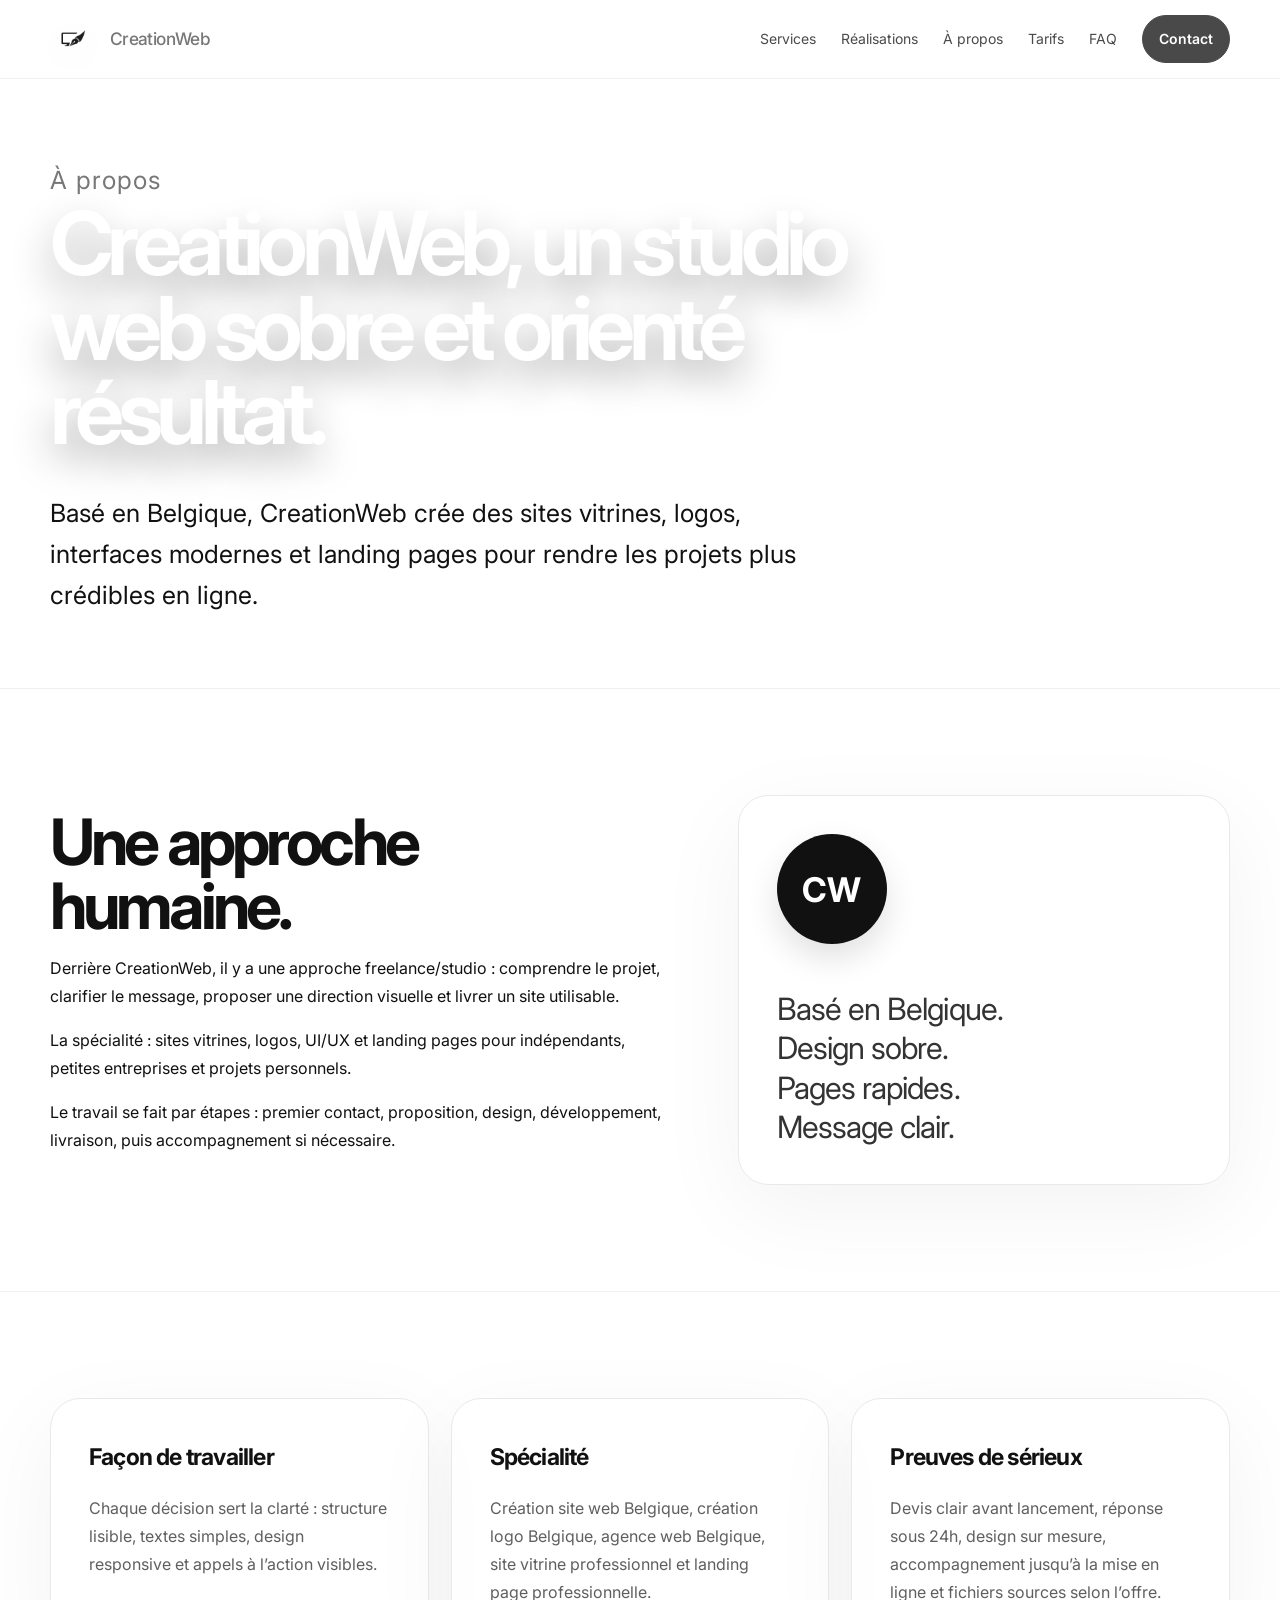
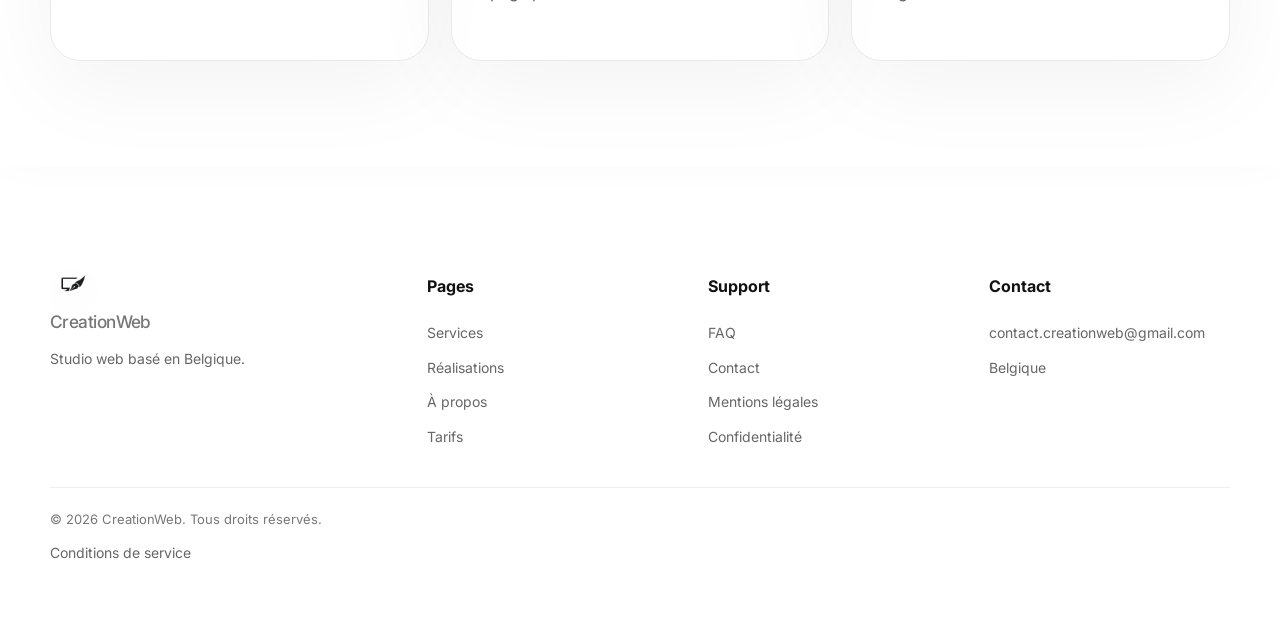
<file: a-propos.html>
<!doctype html><html lang="fr"><head><meta charset="utf-8"><meta name="viewport" content="width=device-width,initial-scale=1"><title>À propos — CreationWeb</title><link rel="preconnect" href="https://fonts.googleapis.com"><link rel="preconnect" href="https://fonts.gstatic.com" crossorigin><link href="https://fonts.googleapis.com/css2?family=Inter:wght@400;500;600;650;700&display=swap" rel="stylesheet"><link rel="stylesheet" href="styles.css"><link rel="icon" type="image/png" href="logo(1).png"></head><body><nav class="nav"><div class="container nav-inner"><a class="logo" href="index.html"><img src="logo(1).png" alt="CreationWeb logo"><span class="logo-word">Creation<span>Web</span></span></a><div class="menu"><a href="services.html">Services</a><a href="realisations.html">Réalisations</a><a href="a-propos.html">À propos</a><a href="tarifs.html">Tarifs</a><a href="faq.html">FAQ</a><a class="cta" href="contact.html">Contact</a></div></div></nav><main><section class="page-head"><div class="container"><p class="eyebrow">À propos</p><h1>CreationWeb, un studio web sobre et orienté résultat.</h1><p>Basé en Belgique, CreationWeb crée des sites vitrines, logos, interfaces modernes et landing pages pour rendre les projets plus crédibles en ligne.</p></div></section><section><div class="container split"><div><h2>Une approche humaine.</h2><p>Derrière CreationWeb, il y a une approche freelance/studio : comprendre le projet, clarifier le message, proposer une direction visuelle et livrer un site utilisable.</p><p>La spécialité : sites vitrines, logos, UI/UX et landing pages pour indépendants, petites entreprises et projets personnels.</p><p>Le travail se fait par étapes : premier contact, proposition, design, développement, livraison, puis accompagnement si nécessaire.</p></div><div class="visual"><div class="human">CW</div><p class="quote">Basé en Belgique. Design sobre. Pages rapides. Message clair.</p></div></div></section><section><div class="container grid"><article class="card"><h3>Façon de travailler</h3><p>Chaque décision sert la clarté : structure lisible, textes simples, design responsive et appels à l’action visibles.</p></article><article class="card"><h3>Spécialité</h3><p>Création site web Belgique, création logo Belgique, agence web Belgique, site vitrine professionnel et landing page professionnelle.</p></article><article class="card"><h3>Preuves de sérieux</h3><p>Devis clair avant lancement, réponse sous 24h, design sur mesure, accompagnement jusqu’à la mise en ligne et fichiers sources selon l’offre.</p></article></div></section></main><footer class="footer"><div class="container"><div class="footer-grid"><div><a class="logo" href="index.html"><img src="logo(1).png" alt="CreationWeb logo"><span class="logo-word">Creation<span>Web</span></span></a><p>Studio web basé en Belgique.</p></div><div><h4>Pages</h4><a href="services.html">Services</a><a href="realisations.html">Réalisations</a><a href="a-propos.html">À propos</a><a href="tarifs.html">Tarifs</a></div><div><h4>Support</h4><a href="faq.html">FAQ</a><a href="contact.html">Contact</a><a href="mentions-legales.html">Mentions légales</a><a href="confidentialite.html">Confidentialité</a></div><div><h4>Contact</h4><a href="mailto:contact.creationweb@gmail.com">contact.creationweb@gmail.com</a><p>Belgique</p></div></div><div class="copyright">© 2026 CreationWeb. Tous droits réservés. <a href="conditions.html">Conditions de service</a></div></div></footer><script src="script.js"></script></body></html>
</file>
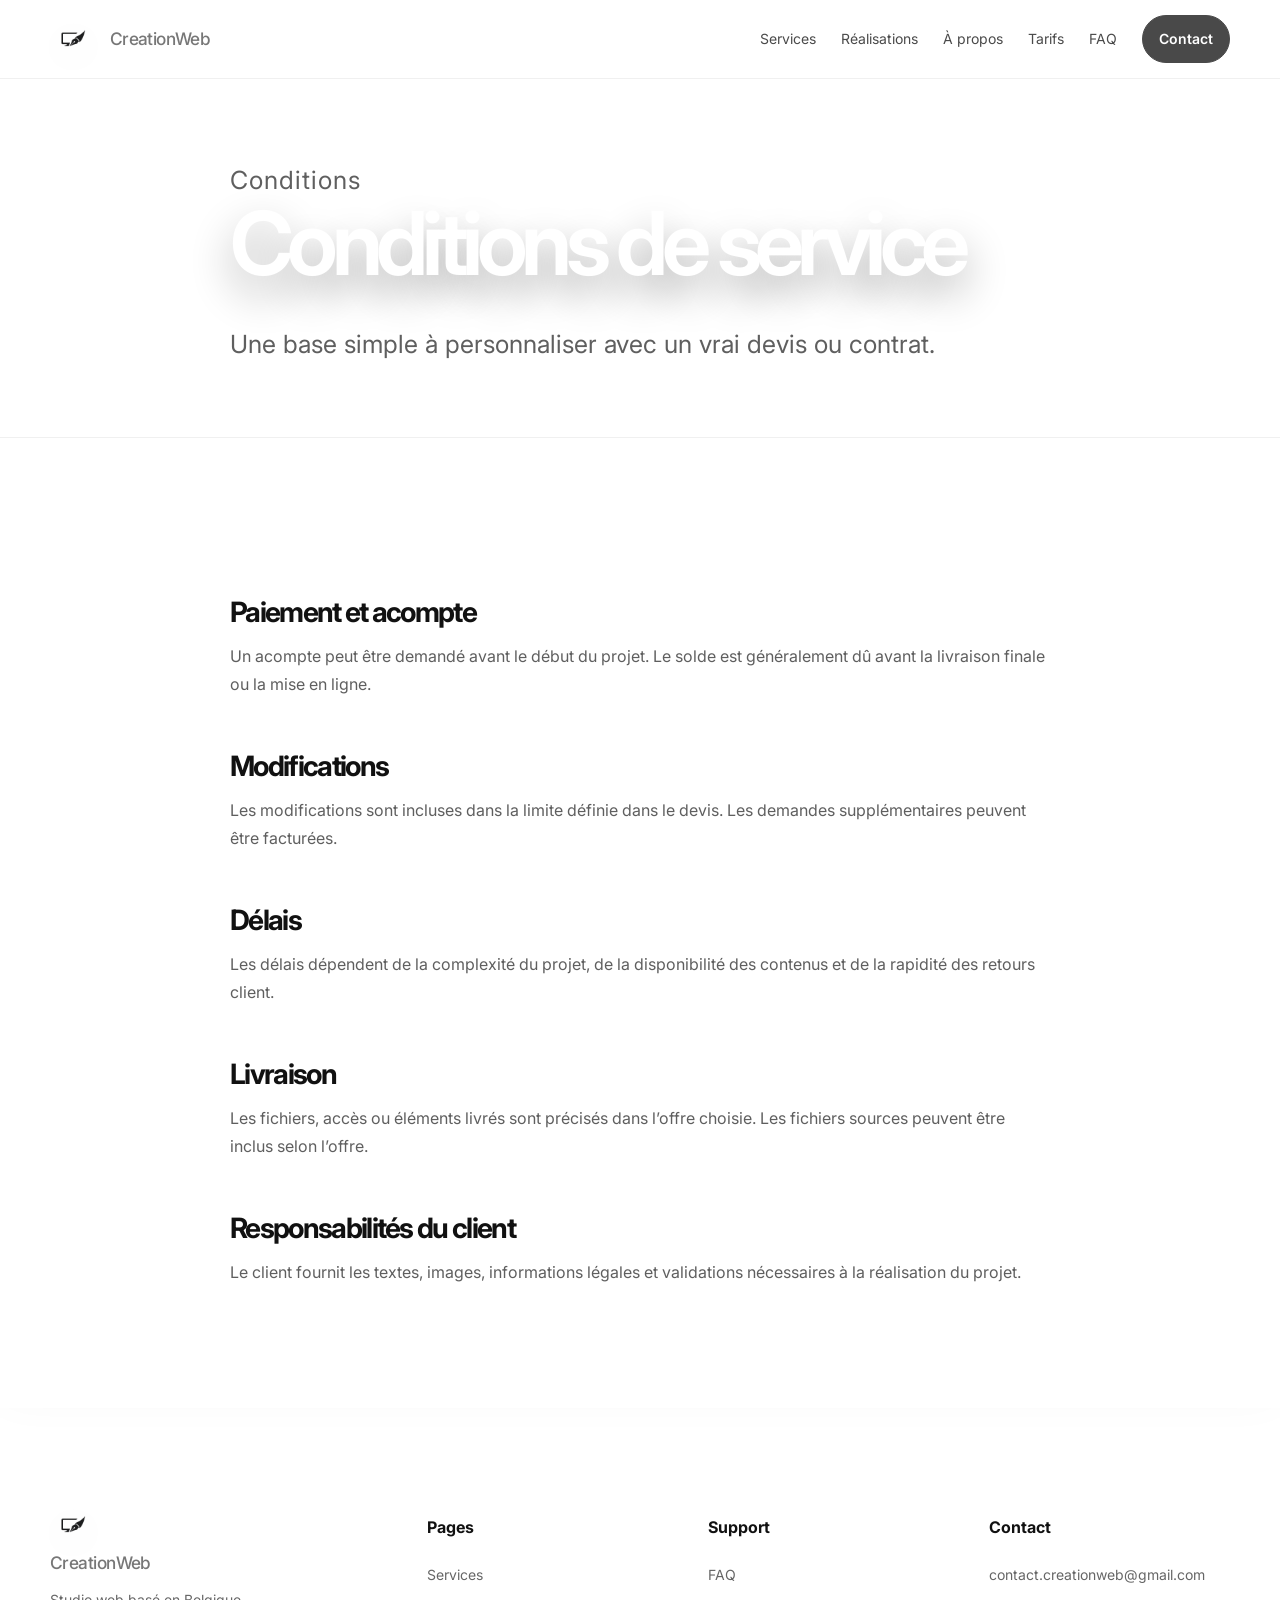
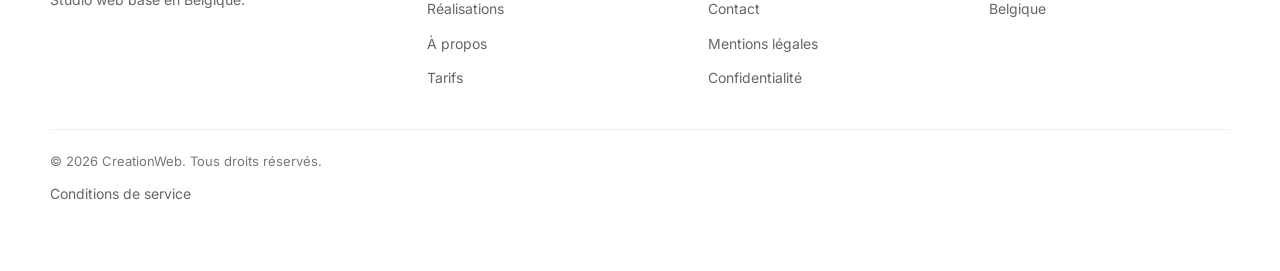
<file: conditions.html>
<!doctype html><html lang="fr"><head><meta charset="utf-8"><meta name="viewport" content="width=device-width,initial-scale=1"><title>Conditions — CreationWeb</title><link rel="preconnect" href="https://fonts.googleapis.com"><link rel="preconnect" href="https://fonts.gstatic.com" crossorigin><link href="https://fonts.googleapis.com/css2?family=Inter:wght@400;500;600;650;700&display=swap" rel="stylesheet"><link rel="stylesheet" href="styles.css"><link rel="icon" type="image/png" href="logo(1).png"></head><body><nav class="nav"><div class="container nav-inner"><a class="logo" href="index.html"><img src="logo(1).png" alt="CreationWeb logo"><span class="logo-word">Creation<span>Web</span></span></a><div class="menu"><a href="services.html">Services</a><a href="realisations.html">Réalisations</a><a href="a-propos.html">À propos</a><a href="tarifs.html">Tarifs</a><a href="faq.html">FAQ</a><a class="cta" href="contact.html">Contact</a></div></div></nav><main><section class="page-head"><div class="container legal"><p class="eyebrow">Conditions</p><h1>Conditions de service</h1><p>Une base simple à personnaliser avec un vrai devis ou contrat.</p></div></section><section><div class="container legal"><h2>Paiement et acompte</h2><p>Un acompte peut être demandé avant le début du projet. Le solde est généralement dû avant la livraison finale ou la mise en ligne.</p><h2>Modifications</h2><p>Les modifications sont incluses dans la limite définie dans le devis. Les demandes supplémentaires peuvent être facturées.</p><h2>Délais</h2><p>Les délais dépendent de la complexité du projet, de la disponibilité des contenus et de la rapidité des retours client.</p><h2>Livraison</h2><p>Les fichiers, accès ou éléments livrés sont précisés dans l’offre choisie. Les fichiers sources peuvent être inclus selon l’offre.</p><h2>Responsabilités du client</h2><p>Le client fournit les textes, images, informations légales et validations nécessaires à la réalisation du projet.</p></div></section></main><footer class="footer"><div class="container"><div class="footer-grid"><div><a class="logo" href="index.html"><img src="logo(1).png" alt="CreationWeb logo"><span class="logo-word">Creation<span>Web</span></span></a><p>Studio web basé en Belgique.</p></div><div><h4>Pages</h4><a href="services.html">Services</a><a href="realisations.html">Réalisations</a><a href="a-propos.html">À propos</a><a href="tarifs.html">Tarifs</a></div><div><h4>Support</h4><a href="faq.html">FAQ</a><a href="contact.html">Contact</a><a href="mentions-legales.html">Mentions légales</a><a href="confidentialite.html">Confidentialité</a></div><div><h4>Contact</h4><a href="mailto:contact.creationweb@gmail.com">contact.creationweb@gmail.com</a><p>Belgique</p></div></div><div class="copyright">© 2026 CreationWeb. Tous droits réservés. <a href="conditions.html">Conditions de service</a></div></div></footer><script src="script.js"></script></body></html>
</file>
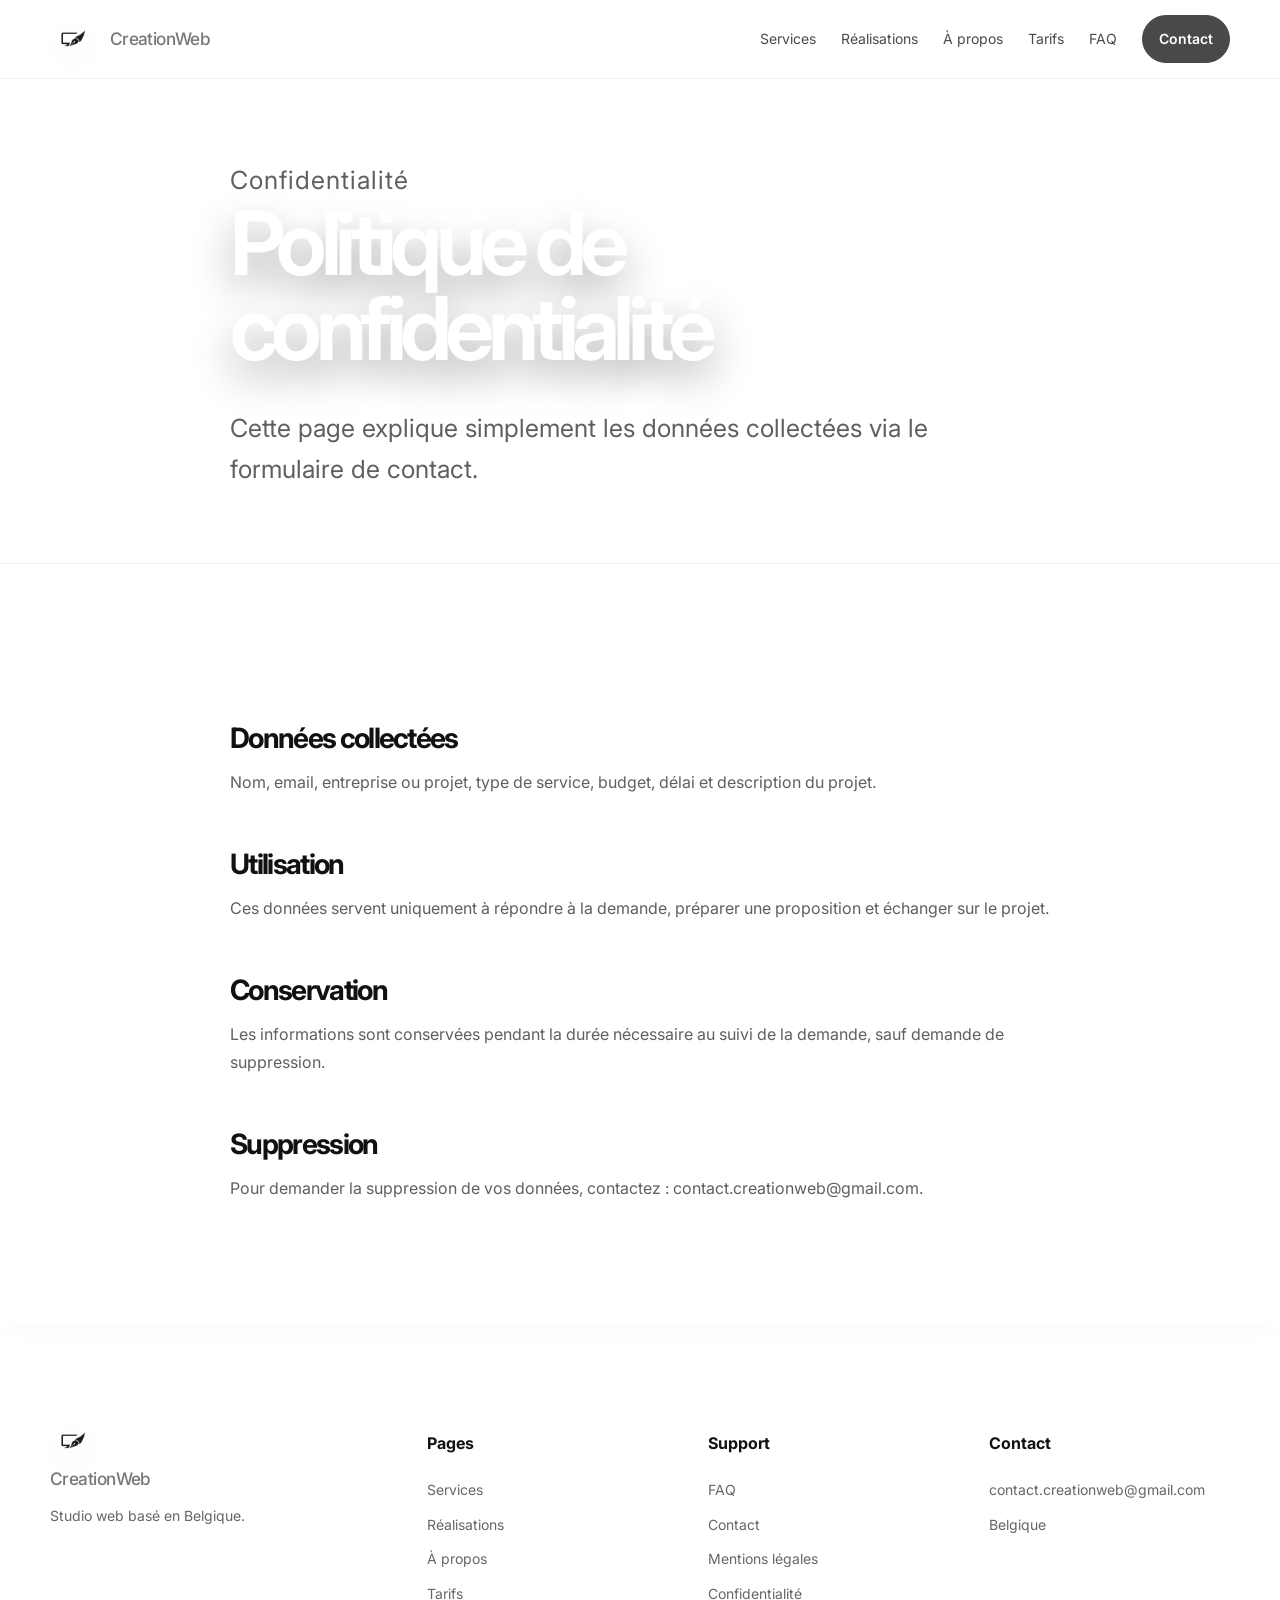
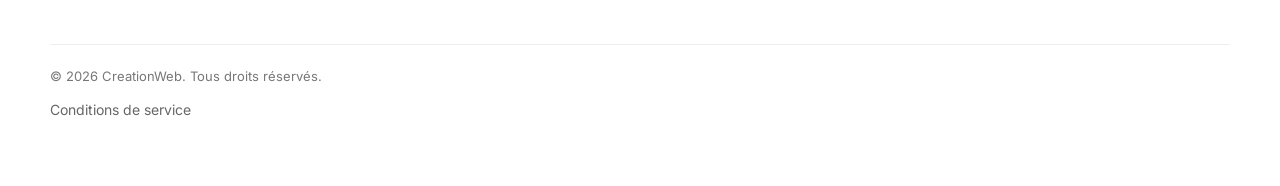
<file: confidentialite.html>
<!doctype html><html lang="fr"><head><meta charset="utf-8"><meta name="viewport" content="width=device-width,initial-scale=1"><title>Confidentialité — CreationWeb</title><link rel="preconnect" href="https://fonts.googleapis.com"><link rel="preconnect" href="https://fonts.gstatic.com" crossorigin><link href="https://fonts.googleapis.com/css2?family=Inter:wght@400;500;600;650;700&display=swap" rel="stylesheet"><link rel="stylesheet" href="styles.css"><link rel="icon" type="image/png" href="logo(1).png"></head><body><nav class="nav"><div class="container nav-inner"><a class="logo" href="index.html"><img src="logo(1).png" alt="CreationWeb logo"><span class="logo-word">Creation<span>Web</span></span></a><div class="menu"><a href="services.html">Services</a><a href="realisations.html">Réalisations</a><a href="a-propos.html">À propos</a><a href="tarifs.html">Tarifs</a><a href="faq.html">FAQ</a><a class="cta" href="contact.html">Contact</a></div></div></nav><main><section class="page-head"><div class="container legal"><p class="eyebrow">Confidentialité</p><h1>Politique de confidentialité</h1><p>Cette page explique simplement les données collectées via le formulaire de contact.</p></div></section><section><div class="container legal"><h2>Données collectées</h2><p>Nom, email, entreprise ou projet, type de service, budget, délai et description du projet.</p><h2>Utilisation</h2><p>Ces données servent uniquement à répondre à la demande, préparer une proposition et échanger sur le projet.</p><h2>Conservation</h2><p>Les informations sont conservées pendant la durée nécessaire au suivi de la demande, sauf demande de suppression.</p><h2>Suppression</h2><p>Pour demander la suppression de vos données, contactez : contact.creationweb@gmail.com.</p></div></section></main><footer class="footer"><div class="container"><div class="footer-grid"><div><a class="logo" href="index.html"><img src="logo(1).png" alt="CreationWeb logo"><span class="logo-word">Creation<span>Web</span></span></a><p>Studio web basé en Belgique.</p></div><div><h4>Pages</h4><a href="services.html">Services</a><a href="realisations.html">Réalisations</a><a href="a-propos.html">À propos</a><a href="tarifs.html">Tarifs</a></div><div><h4>Support</h4><a href="faq.html">FAQ</a><a href="contact.html">Contact</a><a href="mentions-legales.html">Mentions légales</a><a href="confidentialite.html">Confidentialité</a></div><div><h4>Contact</h4><a href="mailto:contact.creationweb@gmail.com">contact.creationweb@gmail.com</a><p>Belgique</p></div></div><div class="copyright">© 2026 CreationWeb. Tous droits réservés. <a href="conditions.html">Conditions de service</a></div></div></footer><script src="script.js"></script></body></html>
</file>
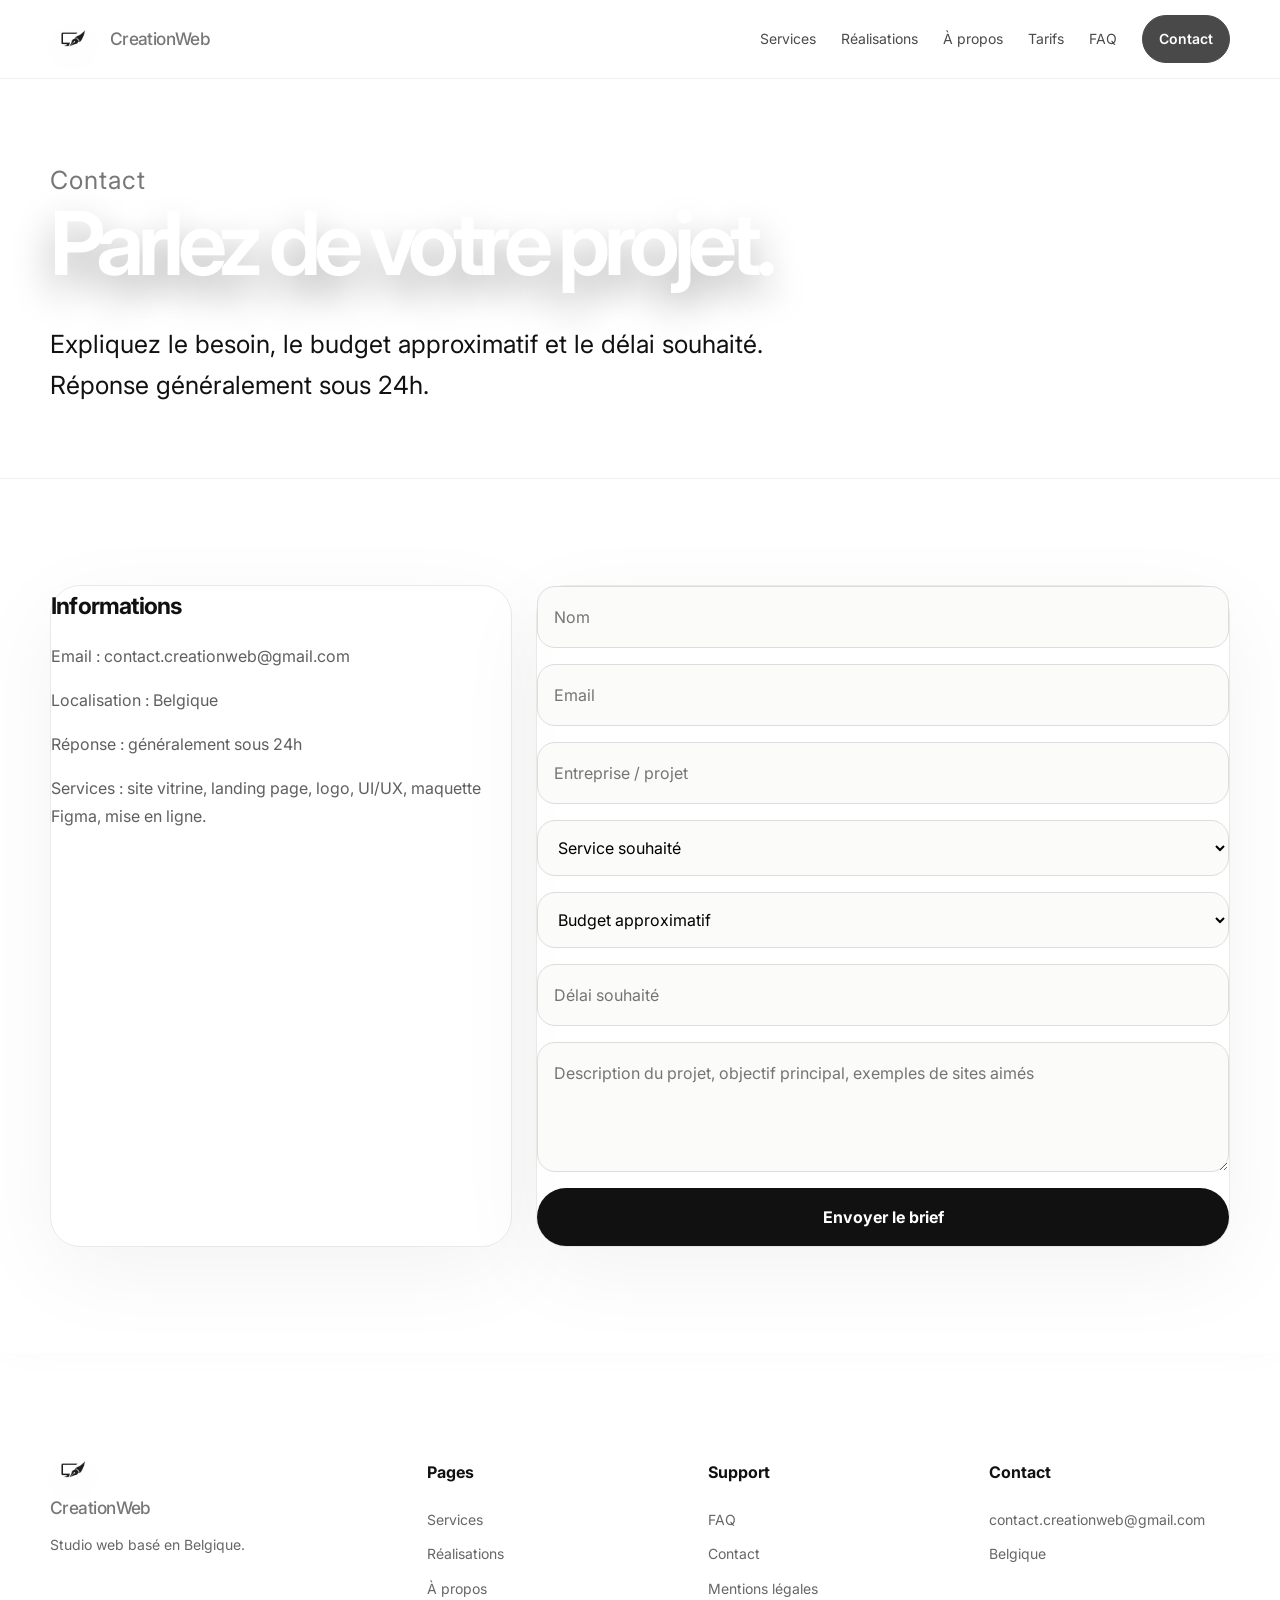
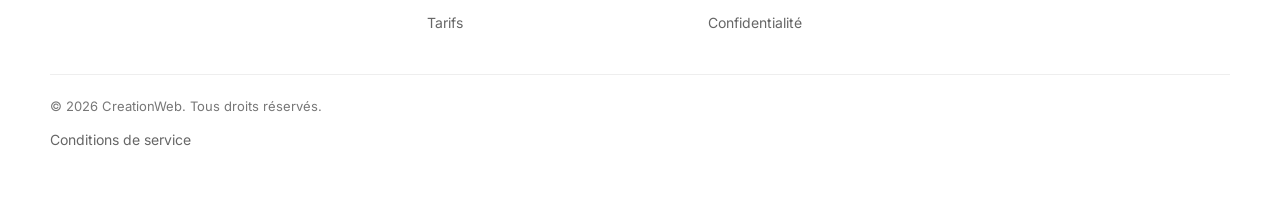
<file: contact.html>
<!doctype html><html lang="fr"><head><meta charset="utf-8"><meta name="viewport" content="width=device-width,initial-scale=1"><title>Contact — CreationWeb</title><link rel="preconnect" href="https://fonts.googleapis.com"><link rel="preconnect" href="https://fonts.gstatic.com" crossorigin><link href="https://fonts.googleapis.com/css2?family=Inter:wght@400;500;600;650;700&display=swap" rel="stylesheet"><link rel="stylesheet" href="styles.css"><link rel="icon" type="image/png" href="logo(1).png"></head><body class="video-page"><div class="youtube-bg" data-video-id="f_gvRpTDta0"><div class="video-thumb" style="background-image:url(https://img.youtube.com/vi/f_gvRpTDta0/maxresdefault.jpg)"></div><div class="video-player"></div></div><div class="video-wash"></div><nav class="nav"><div class="container nav-inner"><a class="logo" href="index.html"><img src="logo(1).png" alt="CreationWeb logo"><span class="logo-word">Creation<span>Web</span></span></a><div class="menu"><a href="services.html">Services</a><a href="realisations.html">Réalisations</a><a href="a-propos.html">À propos</a><a href="tarifs.html">Tarifs</a><a href="faq.html">FAQ</a><a class="cta" href="contact.html">Contact</a></div></div></nav><main><section class="page-head"><div class="container"><p class="eyebrow">Contact</p><h1>Parlez de votre projet.</h1><p>Expliquez le besoin, le budget approximatif et le délai souhaité. Réponse généralement sous 24h.</p></div></section><section><div class="container contact-grid"><div class="contact-panel"><h3>Informations</h3><p>Email : <a href="mailto:contact.creationweb@gmail.com">contact.creationweb@gmail.com</a></p><p>Localisation : Belgique</p><p>Réponse : généralement sous 24h</p><p>Services : site vitrine, landing page, logo, UI/UX, maquette Figma, mise en ligne.</p></div><div class="contact-panel"><form class="form" data-brief-form><input placeholder="Nom" required><input type="email" placeholder="Email" required><input placeholder="Entreprise / projet"><select><option>Service souhaité</option><option>Site web</option><option>Logo</option><option>UI/UX</option><option>Identité + site</option></select><select><option>Budget approximatif</option><option>250 € à 600 €</option><option>600 € à 1200 €</option><option>Sur devis</option></select><input placeholder="Délai souhaité"><textarea placeholder="Description du projet, objectif principal, exemples de sites aimés"></textarea><button type="submit">Envoyer le brief</button></form></div></div></section></main><footer class="footer"><div class="container"><div class="footer-grid"><div><a class="logo" href="index.html"><img src="logo(1).png" alt="CreationWeb logo"><span class="logo-word">Creation<span>Web</span></span></a><p>Studio web basé en Belgique.</p></div><div><h4>Pages</h4><a href="services.html">Services</a><a href="realisations.html">Réalisations</a><a href="a-propos.html">À propos</a><a href="tarifs.html">Tarifs</a></div><div><h4>Support</h4><a href="faq.html">FAQ</a><a href="contact.html">Contact</a><a href="mentions-legales.html">Mentions légales</a><a href="confidentialite.html">Confidentialité</a></div><div><h4>Contact</h4><a href="mailto:contact.creationweb@gmail.com">contact.creationweb@gmail.com</a><p>Belgique</p></div></div><div class="copyright">© 2026 CreationWeb. Tous droits réservés. <a href="conditions.html">Conditions de service</a></div></div></footer><script src="script.js"></script></body></html>
</file>
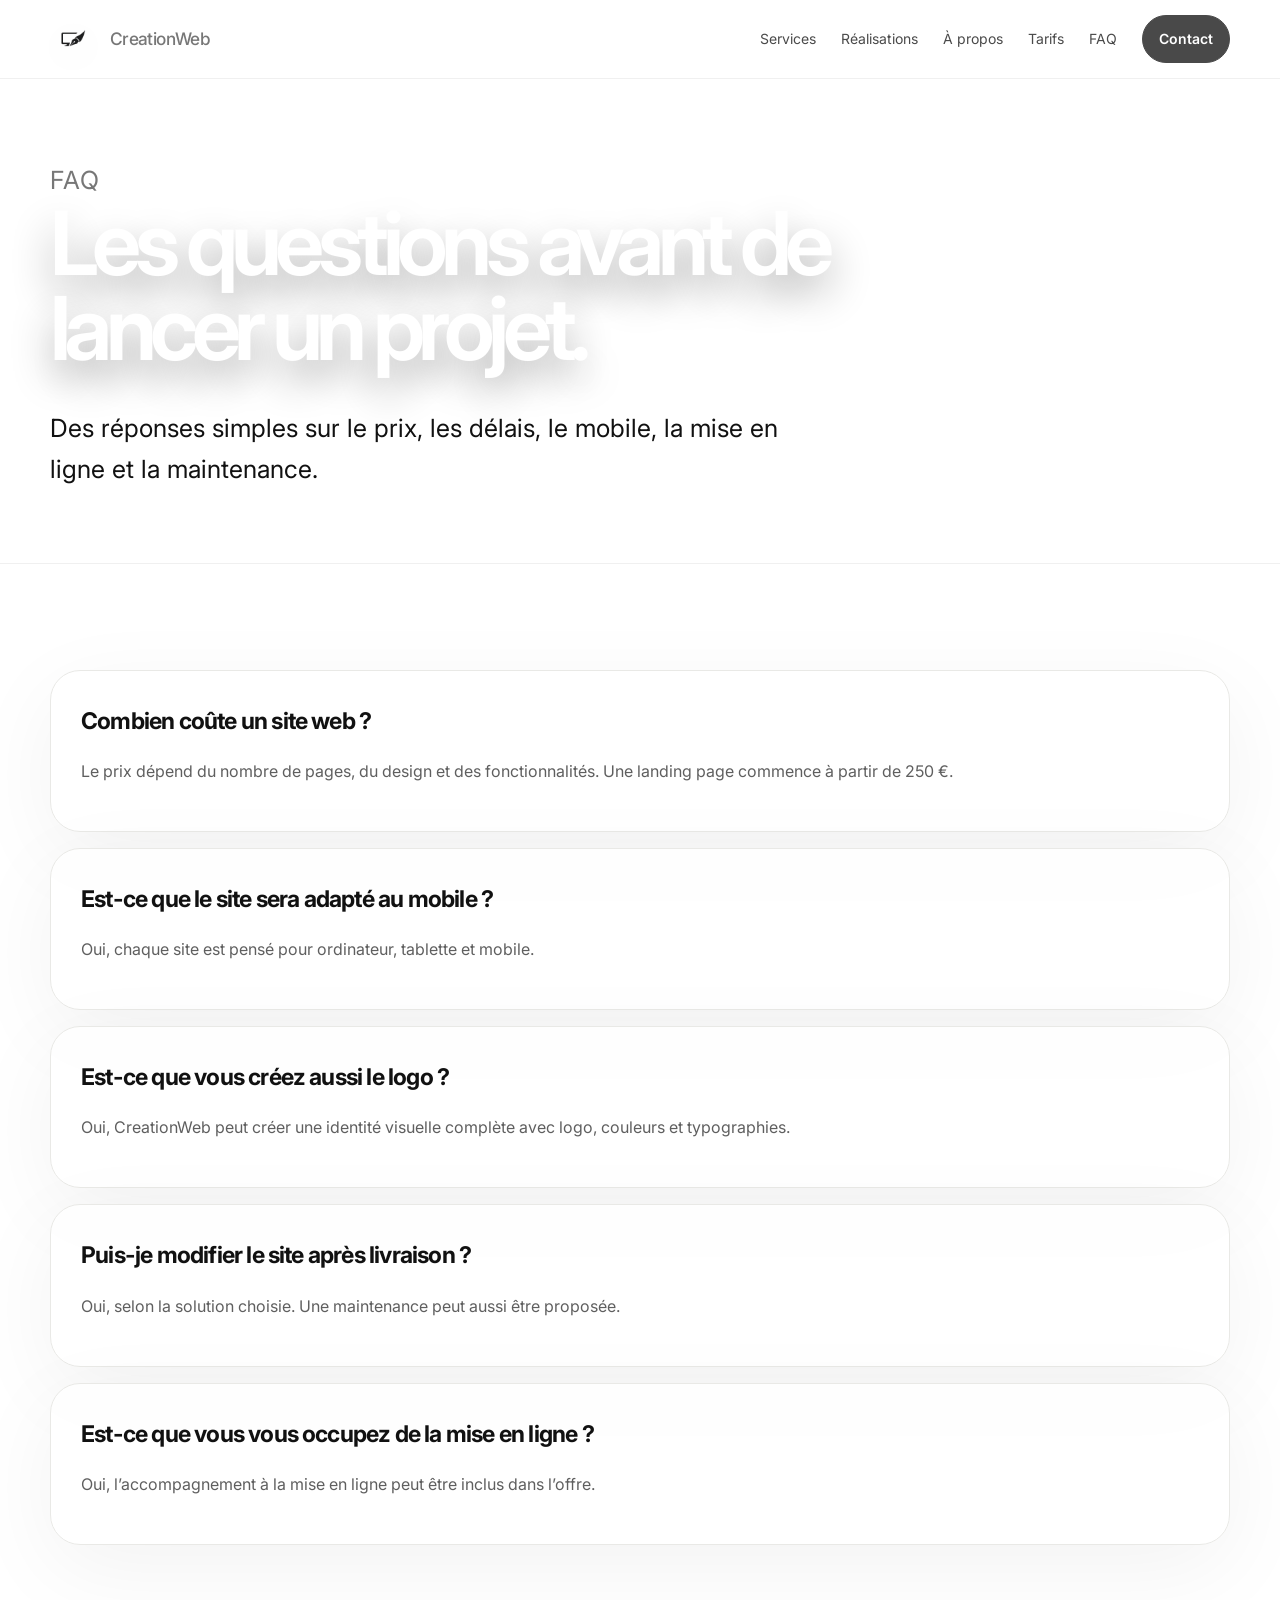
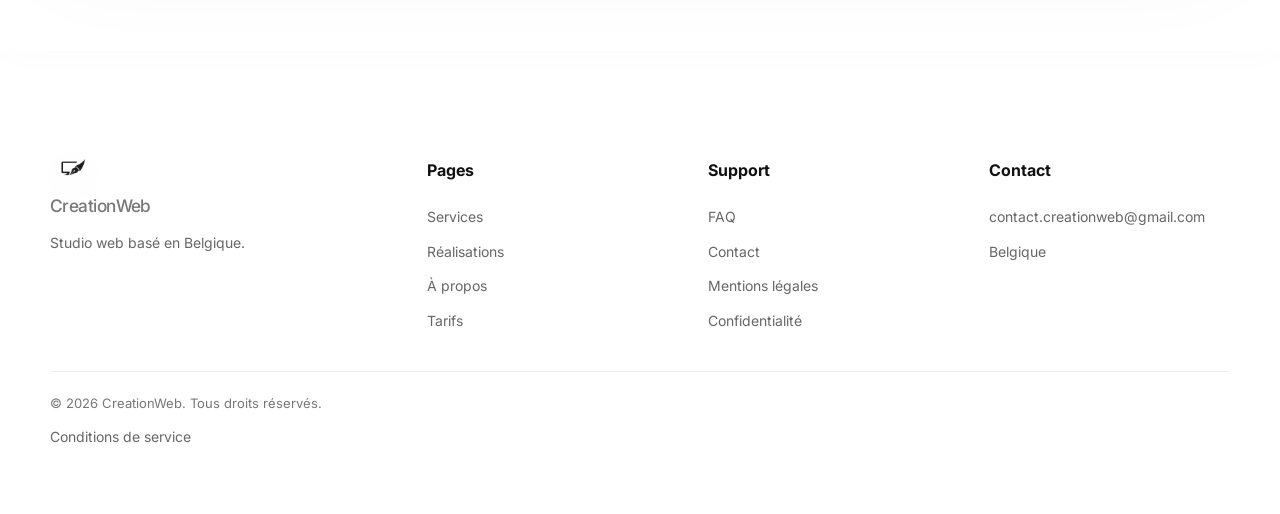
<file: faq.html>
<!doctype html><html lang="fr"><head><meta charset="utf-8"><meta name="viewport" content="width=device-width,initial-scale=1"><title>FAQ — CreationWeb</title><link rel="preconnect" href="https://fonts.googleapis.com"><link rel="preconnect" href="https://fonts.gstatic.com" crossorigin><link href="https://fonts.googleapis.com/css2?family=Inter:wght@400;500;600;650;700&display=swap" rel="stylesheet"><link rel="stylesheet" href="styles.css"><link rel="icon" type="image/png" href="logo(1).png"></head><body class="video-page"><div class="youtube-bg" data-video-id="ArCF_N9XFT0"><div class="video-thumb" style="background-image:url(https://img.youtube.com/vi/ArCF_N9XFT0/maxresdefault.jpg)"></div><div class="video-player"></div></div><div class="video-wash"></div><nav class="nav"><div class="container nav-inner"><a class="logo" href="index.html"><img src="logo(1).png" alt="CreationWeb logo"><span class="logo-word">Creation<span>Web</span></span></a><div class="menu"><a href="services.html">Services</a><a href="realisations.html">Réalisations</a><a href="a-propos.html">À propos</a><a href="tarifs.html">Tarifs</a><a href="faq.html">FAQ</a><a class="cta" href="contact.html">Contact</a></div></div></nav><main><section class="page-head"><div class="container"><p class="eyebrow">FAQ</p><h1>Les questions avant de lancer un projet.</h1><p>Des réponses simples sur le prix, les délais, le mobile, la mise en ligne et la maintenance.</p></div></section><section><div class="container faq-list"><div class="faq-item"><h3>Combien coûte un site web ?</h3><p>Le prix dépend du nombre de pages, du design et des fonctionnalités. Une landing page commence à partir de 250 €.</p></div><div class="faq-item"><h3>Est-ce que le site sera adapté au mobile ?</h3><p>Oui, chaque site est pensé pour ordinateur, tablette et mobile.</p></div><div class="faq-item"><h3>Est-ce que vous créez aussi le logo ?</h3><p>Oui, CreationWeb peut créer une identité visuelle complète avec logo, couleurs et typographies.</p></div><div class="faq-item"><h3>Puis-je modifier le site après livraison ?</h3><p>Oui, selon la solution choisie. Une maintenance peut aussi être proposée.</p></div><div class="faq-item"><h3>Est-ce que vous vous occupez de la mise en ligne ?</h3><p>Oui, l’accompagnement à la mise en ligne peut être inclus dans l’offre.</p></div></div></section></main><footer class="footer"><div class="container"><div class="footer-grid"><div><a class="logo" href="index.html"><img src="logo(1).png" alt="CreationWeb logo"><span class="logo-word">Creation<span>Web</span></span></a><p>Studio web basé en Belgique.</p></div><div><h4>Pages</h4><a href="services.html">Services</a><a href="realisations.html">Réalisations</a><a href="a-propos.html">À propos</a><a href="tarifs.html">Tarifs</a></div><div><h4>Support</h4><a href="faq.html">FAQ</a><a href="contact.html">Contact</a><a href="mentions-legales.html">Mentions légales</a><a href="confidentialite.html">Confidentialité</a></div><div><h4>Contact</h4><a href="mailto:contact.creationweb@gmail.com">contact.creationweb@gmail.com</a><p>Belgique</p></div></div><div class="copyright">© 2026 CreationWeb. Tous droits réservés. <a href="conditions.html">Conditions de service</a></div></div></footer><script src="script.js"></script></body></html>
</file>
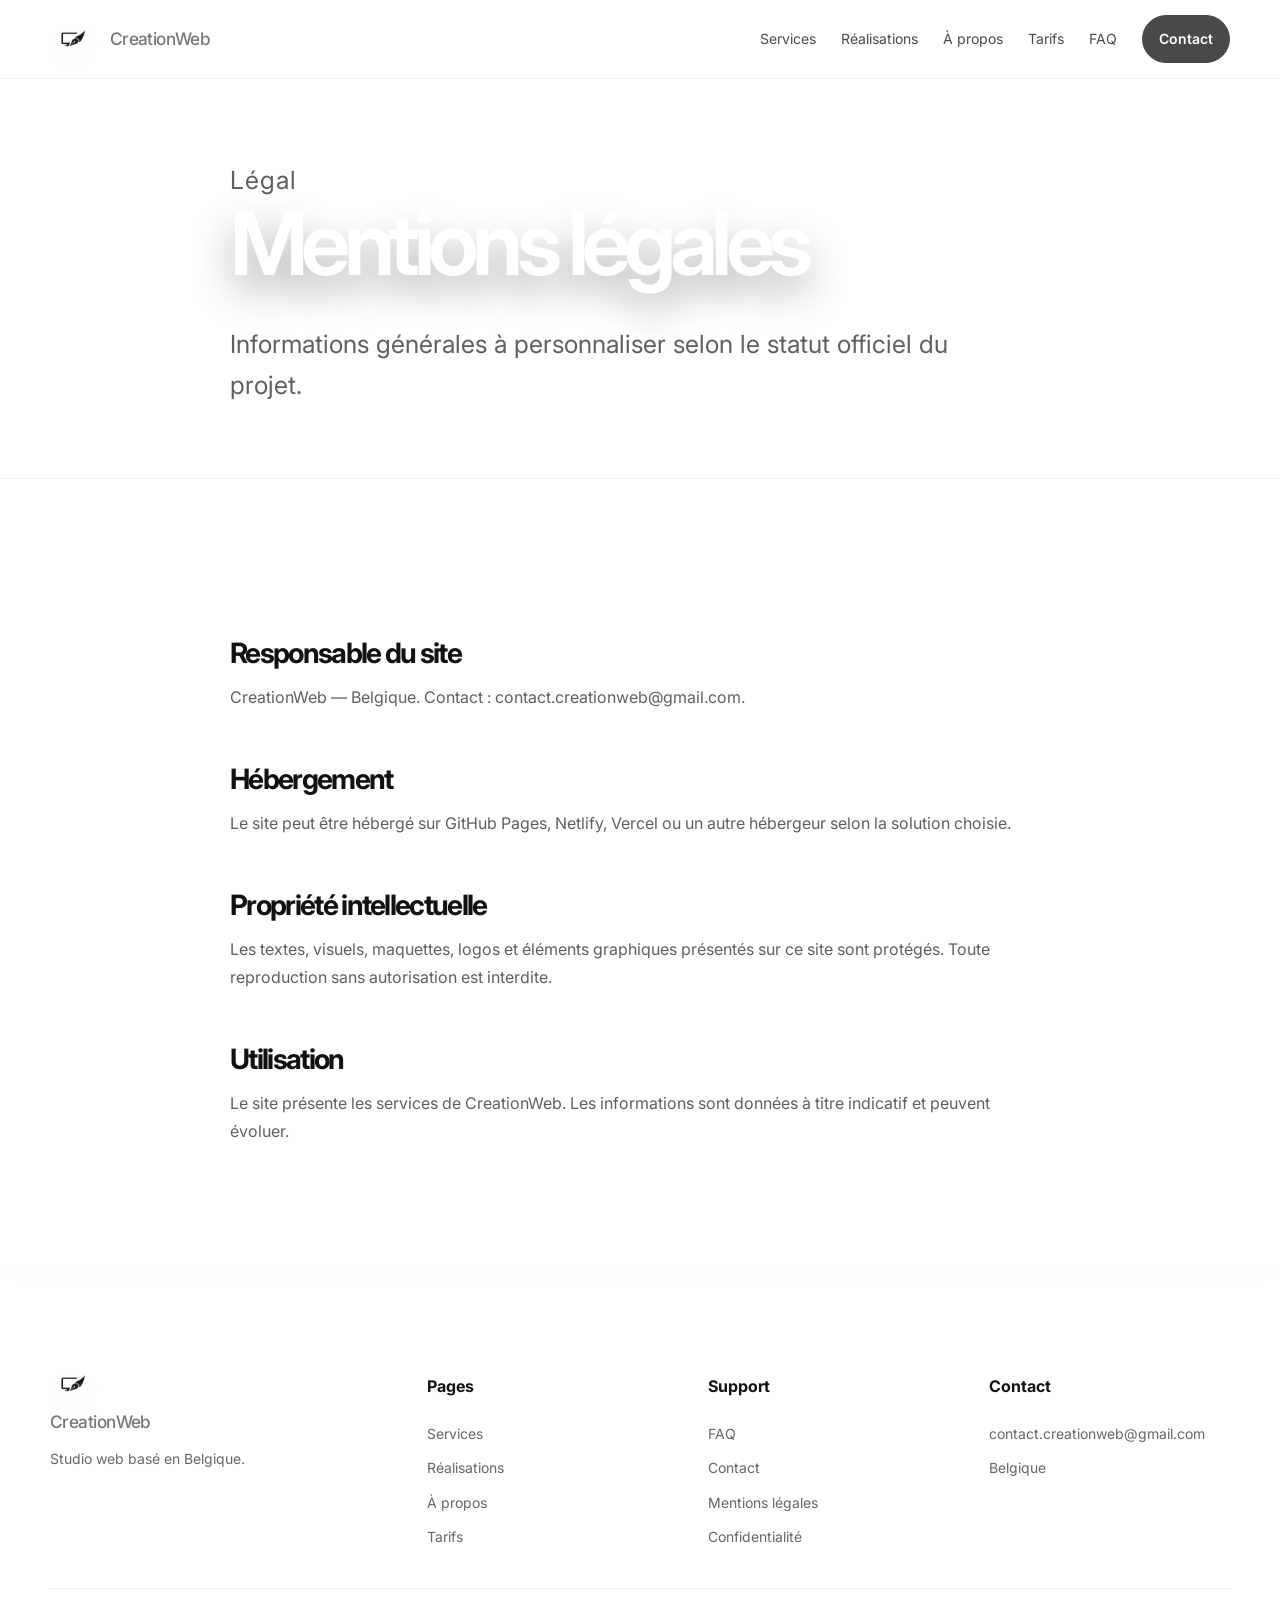
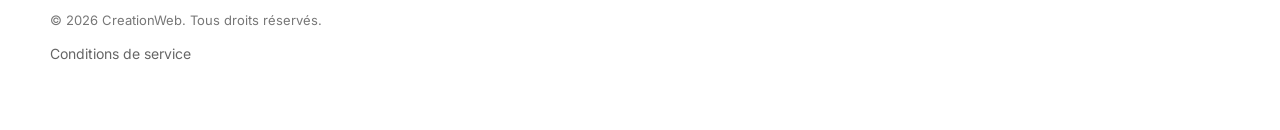
<file: mentions-legales.html>
<!doctype html><html lang="fr"><head><meta charset="utf-8"><meta name="viewport" content="width=device-width,initial-scale=1"><title>Mentions légales — CreationWeb</title><link rel="preconnect" href="https://fonts.googleapis.com"><link rel="preconnect" href="https://fonts.gstatic.com" crossorigin><link href="https://fonts.googleapis.com/css2?family=Inter:wght@400;500;600;650;700&display=swap" rel="stylesheet"><link rel="stylesheet" href="styles.css"><link rel="icon" type="image/png" href="logo(1).png"></head><body><nav class="nav"><div class="container nav-inner"><a class="logo" href="index.html"><img src="logo(1).png" alt="CreationWeb logo"><span class="logo-word">Creation<span>Web</span></span></a><div class="menu"><a href="services.html">Services</a><a href="realisations.html">Réalisations</a><a href="a-propos.html">À propos</a><a href="tarifs.html">Tarifs</a><a href="faq.html">FAQ</a><a class="cta" href="contact.html">Contact</a></div></div></nav><main><section class="page-head"><div class="container legal"><p class="eyebrow">Légal</p><h1>Mentions légales</h1><p>Informations générales à personnaliser selon le statut officiel du projet.</p></div></section><section><div class="container legal"><h2>Responsable du site</h2><p>CreationWeb — Belgique. Contact : contact.creationweb@gmail.com.</p><h2>Hébergement</h2><p>Le site peut être hébergé sur GitHub Pages, Netlify, Vercel ou un autre hébergeur selon la solution choisie.</p><h2>Propriété intellectuelle</h2><p>Les textes, visuels, maquettes, logos et éléments graphiques présentés sur ce site sont protégés. Toute reproduction sans autorisation est interdite.</p><h2>Utilisation</h2><p>Le site présente les services de CreationWeb. Les informations sont données à titre indicatif et peuvent évoluer.</p></div></section></main><footer class="footer"><div class="container"><div class="footer-grid"><div><a class="logo" href="index.html"><img src="logo(1).png" alt="CreationWeb logo"><span class="logo-word">Creation<span>Web</span></span></a><p>Studio web basé en Belgique.</p></div><div><h4>Pages</h4><a href="services.html">Services</a><a href="realisations.html">Réalisations</a><a href="a-propos.html">À propos</a><a href="tarifs.html">Tarifs</a></div><div><h4>Support</h4><a href="faq.html">FAQ</a><a href="contact.html">Contact</a><a href="mentions-legales.html">Mentions légales</a><a href="confidentialite.html">Confidentialité</a></div><div><h4>Contact</h4><a href="mailto:contact.creationweb@gmail.com">contact.creationweb@gmail.com</a><p>Belgique</p></div></div><div class="copyright">© 2026 CreationWeb. Tous droits réservés. <a href="conditions.html">Conditions de service</a></div></div></footer><script src="script.js"></script></body></html>
</file>
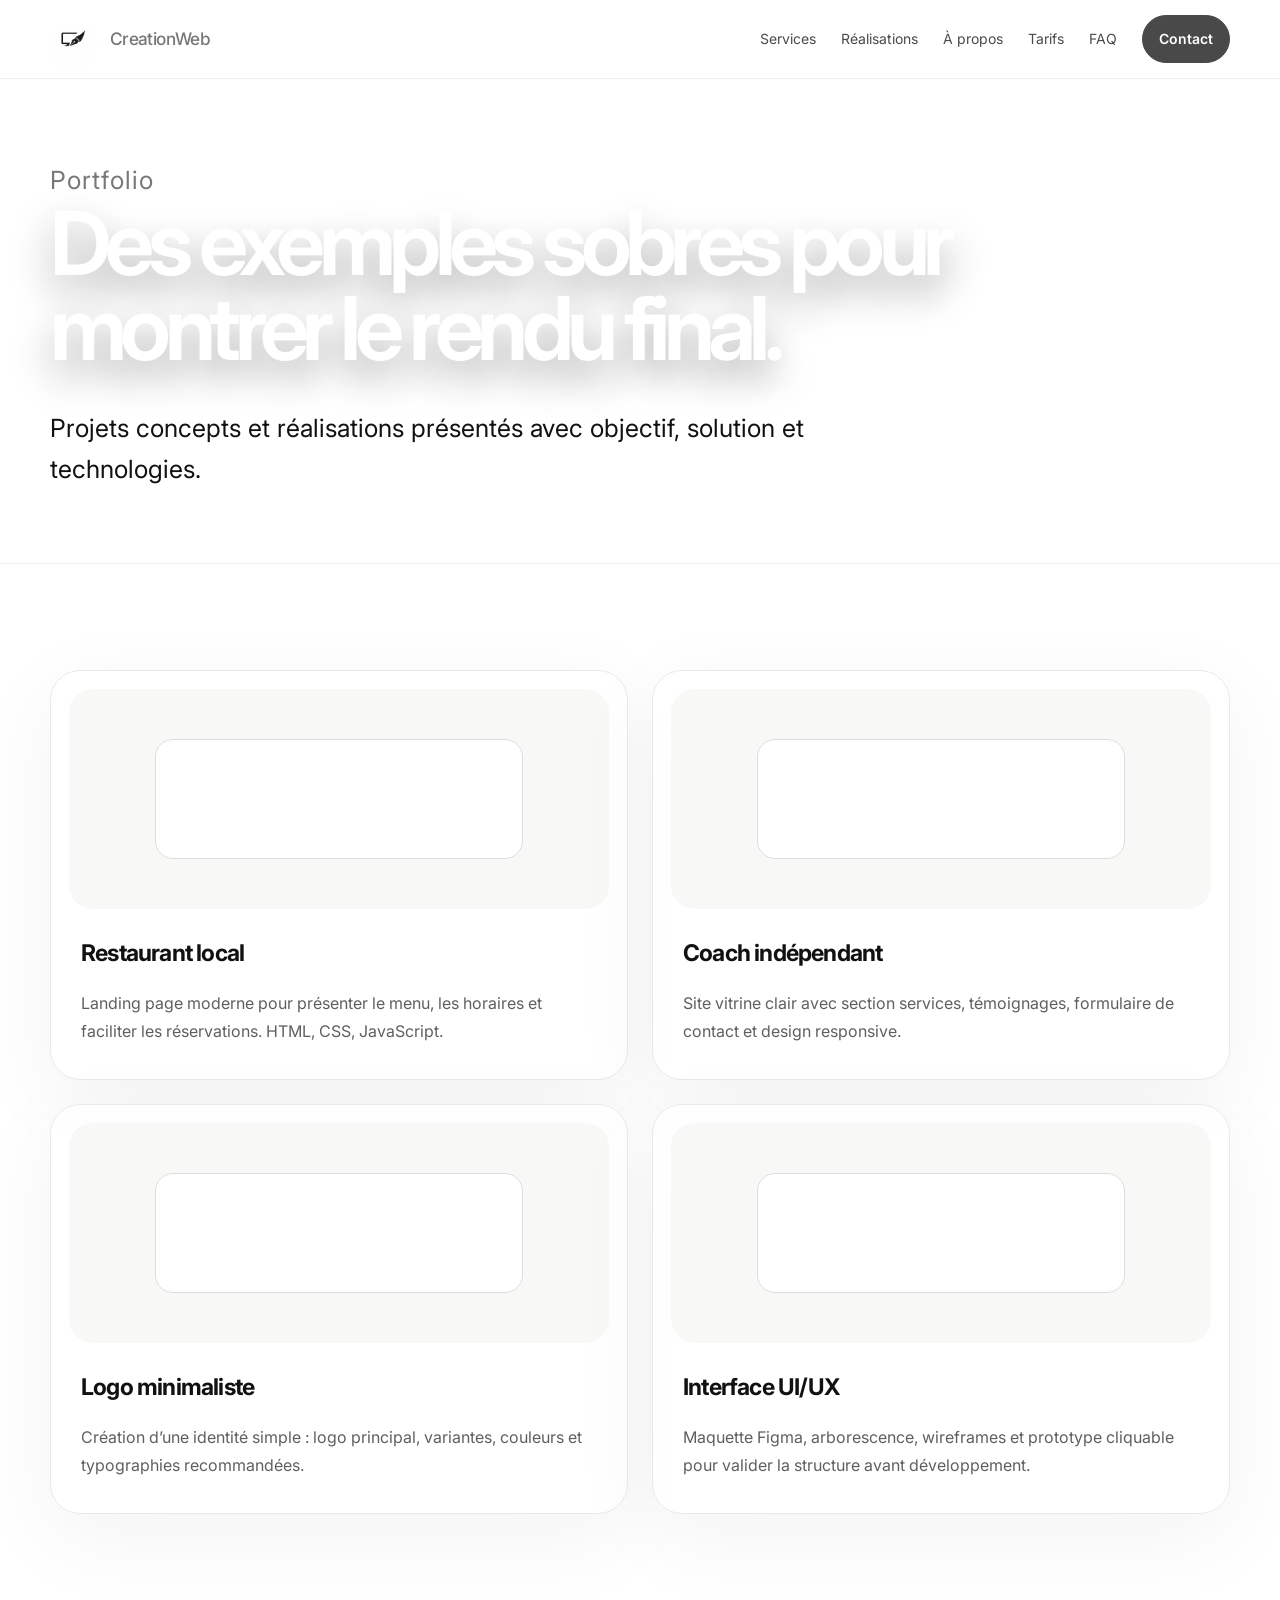
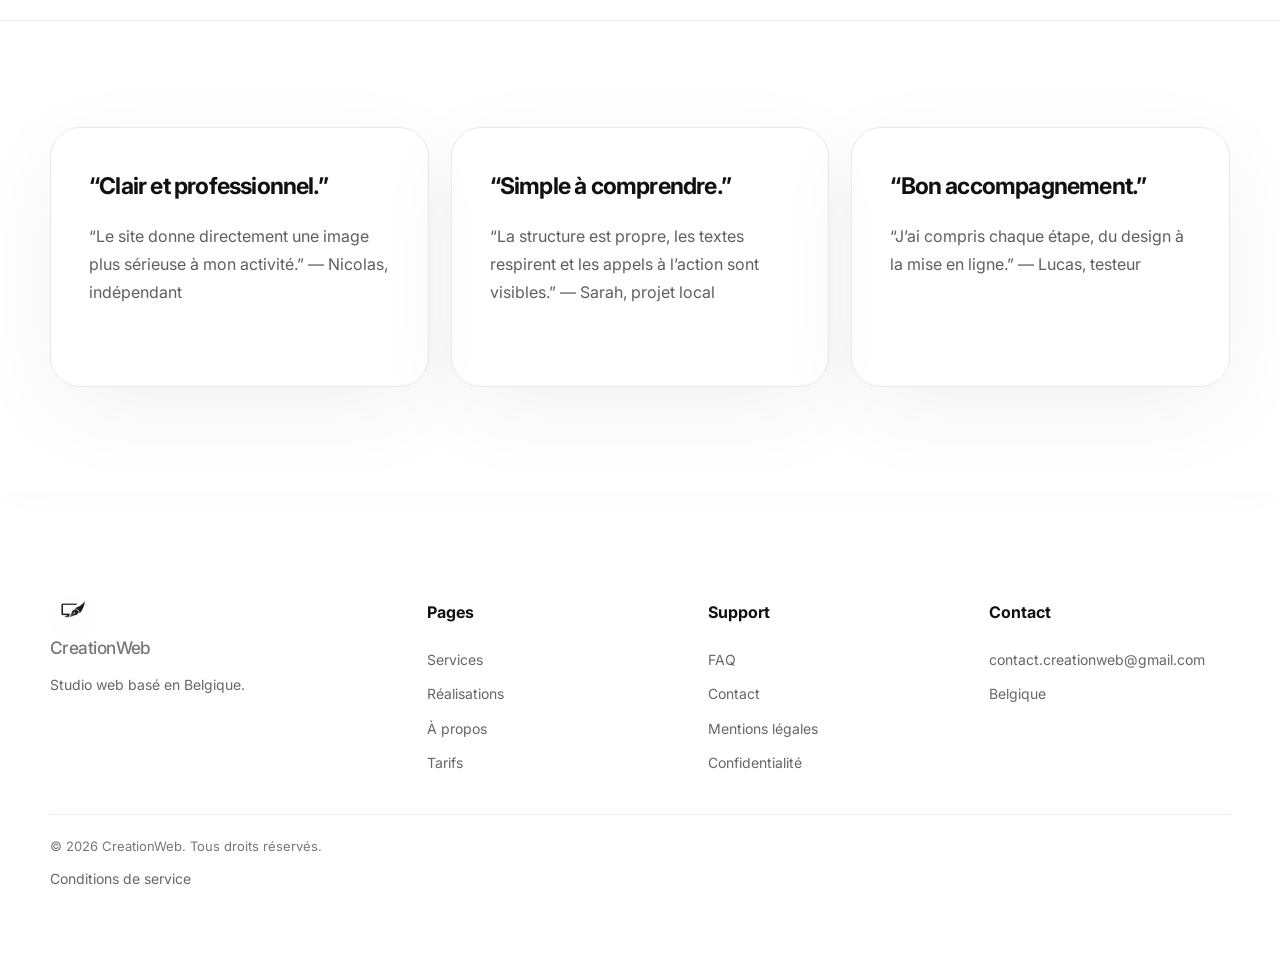
<file: realisations.html>
<!doctype html><html lang="fr"><head><meta charset="utf-8"><meta name="viewport" content="width=device-width,initial-scale=1"><title>Réalisations — CreationWeb</title><link rel="preconnect" href="https://fonts.googleapis.com"><link rel="preconnect" href="https://fonts.gstatic.com" crossorigin><link href="https://fonts.googleapis.com/css2?family=Inter:wght@400;500;600;650;700&display=swap" rel="stylesheet"><link rel="stylesheet" href="styles.css"><link rel="icon" type="image/png" href="logo(1).png"></head><body class="video-page"><div class="youtube-bg" data-video-id="TLA8OxVwC9c"><div class="video-thumb" style="background-image:url(https://img.youtube.com/vi/TLA8OxVwC9c/maxresdefault.jpg)"></div><div class="video-player"></div></div><div class="video-wash"></div><nav class="nav"><div class="container nav-inner"><a class="logo" href="index.html"><img src="logo(1).png" alt="CreationWeb logo"><span class="logo-word">Creation<span>Web</span></span></a><div class="menu"><a href="services.html">Services</a><a href="realisations.html">Réalisations</a><a href="a-propos.html">À propos</a><a href="tarifs.html">Tarifs</a><a href="faq.html">FAQ</a><a class="cta" href="contact.html">Contact</a></div></div></nav><main><section class="page-head"><div class="container"><p class="eyebrow">Portfolio</p><h1>Des exemples sobres pour montrer le rendu final.</h1><p>Projets concepts et réalisations présentés avec objectif, solution et technologies.</p></div></section><section><div class="container portfolio"><article class="project"><div class="project-image"><div class="project-browser"></div></div><h3>Restaurant local</h3><p>Landing page moderne pour présenter le menu, les horaires et faciliter les réservations. HTML, CSS, JavaScript.</p></article><article class="project"><div class="project-image"><div class="project-browser"></div></div><h3>Coach indépendant</h3><p>Site vitrine clair avec section services, témoignages, formulaire de contact et design responsive.</p></article><article class="project"><div class="project-image"><div class="project-browser"></div></div><h3>Logo minimaliste</h3><p>Création d’une identité simple : logo principal, variantes, couleurs et typographies recommandées.</p></article><article class="project"><div class="project-image"><div class="project-browser"></div></div><h3>Interface UI/UX</h3><p>Maquette Figma, arborescence, wireframes et prototype cliquable pour valider la structure avant développement.</p></article></div></section><section><div class="container grid"><article class="card"><h3>“Clair et professionnel.”</h3><p>“Le site donne directement une image plus sérieuse à mon activité.” — Nicolas, indépendant</p></article><article class="card"><h3>“Simple à comprendre.”</h3><p>“La structure est propre, les textes respirent et les appels à l’action sont visibles.” — Sarah, projet local</p></article><article class="card"><h3>“Bon accompagnement.”</h3><p>“J’ai compris chaque étape, du design à la mise en ligne.” — Lucas, testeur</p></article></div></section></main><footer class="footer"><div class="container"><div class="footer-grid"><div><a class="logo" href="index.html"><img src="logo(1).png" alt="CreationWeb logo"><span class="logo-word">Creation<span>Web</span></span></a><p>Studio web basé en Belgique.</p></div><div><h4>Pages</h4><a href="services.html">Services</a><a href="realisations.html">Réalisations</a><a href="a-propos.html">À propos</a><a href="tarifs.html">Tarifs</a></div><div><h4>Support</h4><a href="faq.html">FAQ</a><a href="contact.html">Contact</a><a href="mentions-legales.html">Mentions légales</a><a href="confidentialite.html">Confidentialité</a></div><div><h4>Contact</h4><a href="mailto:contact.creationweb@gmail.com">contact.creationweb@gmail.com</a><p>Belgique</p></div></div><div class="copyright">© 2026 CreationWeb. Tous droits réservés. <a href="conditions.html">Conditions de service</a></div></div></footer><script src="script.js"></script></body></html>
</file>
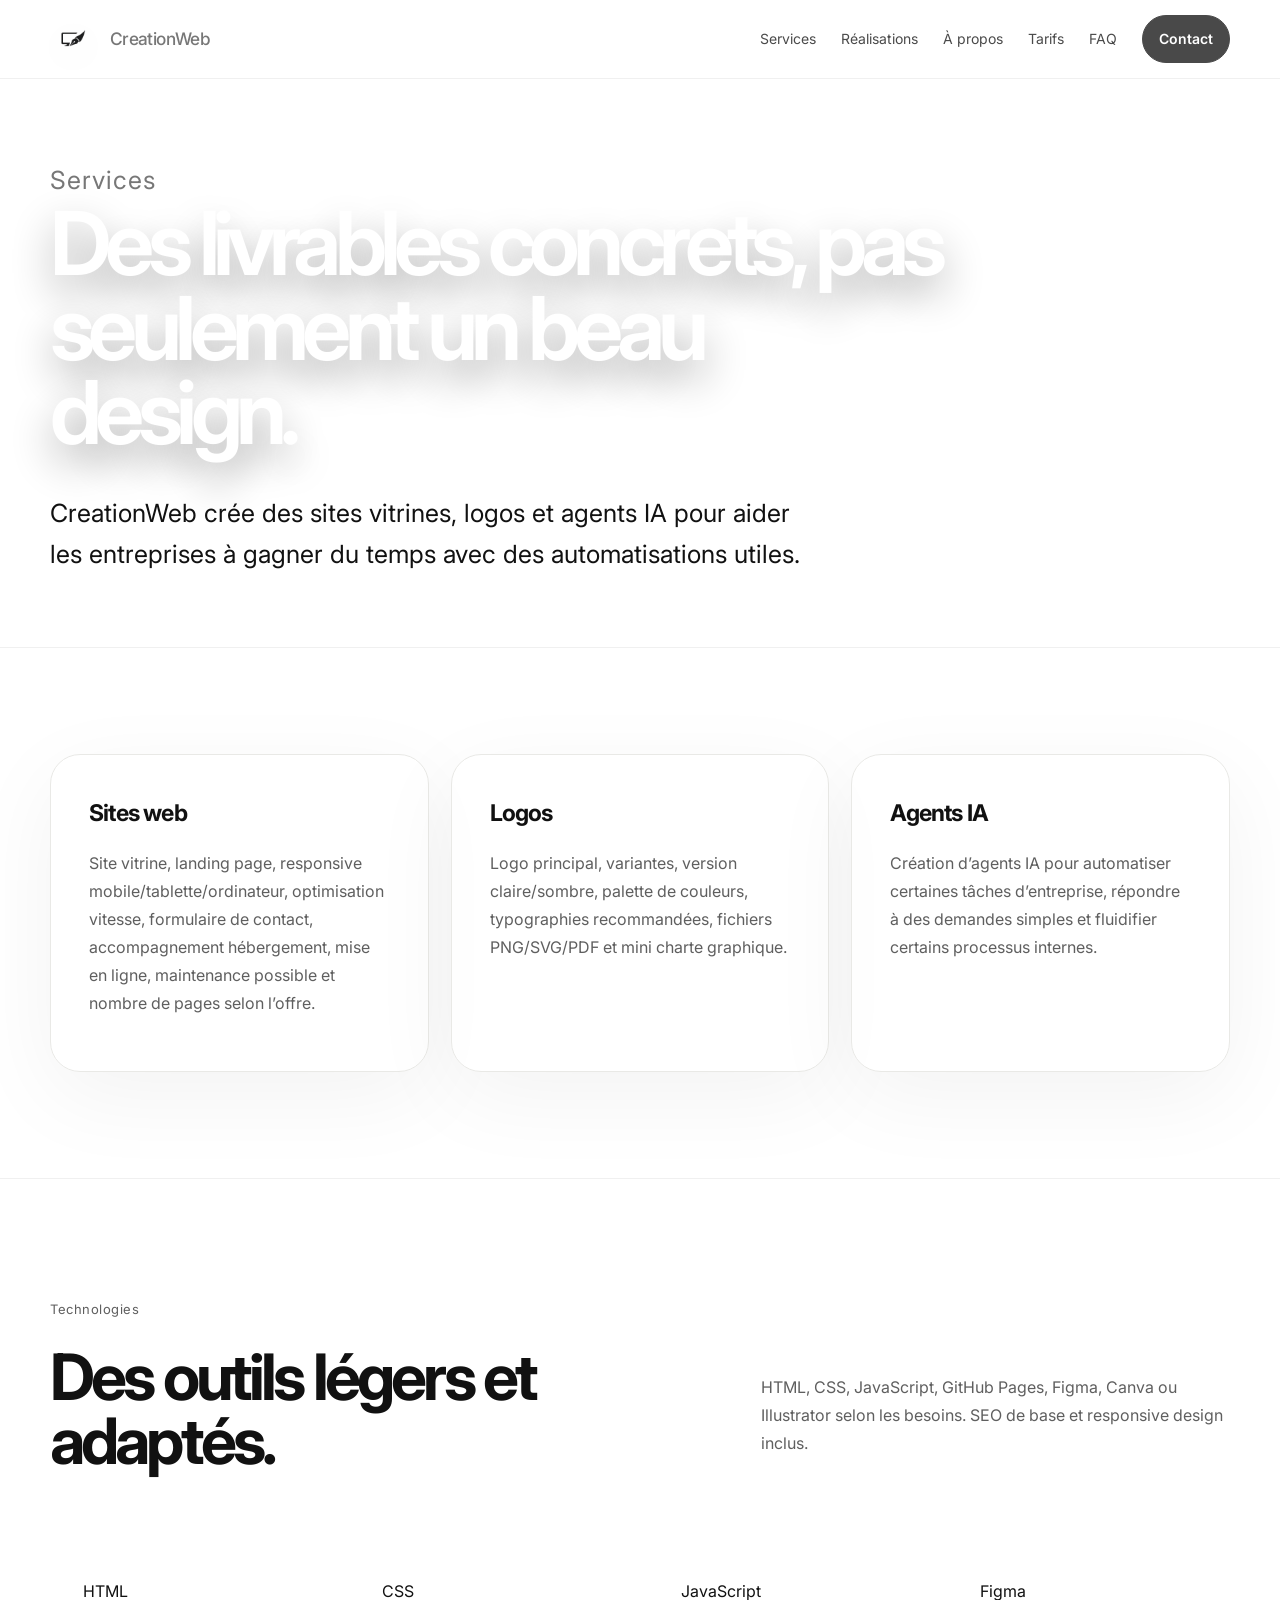
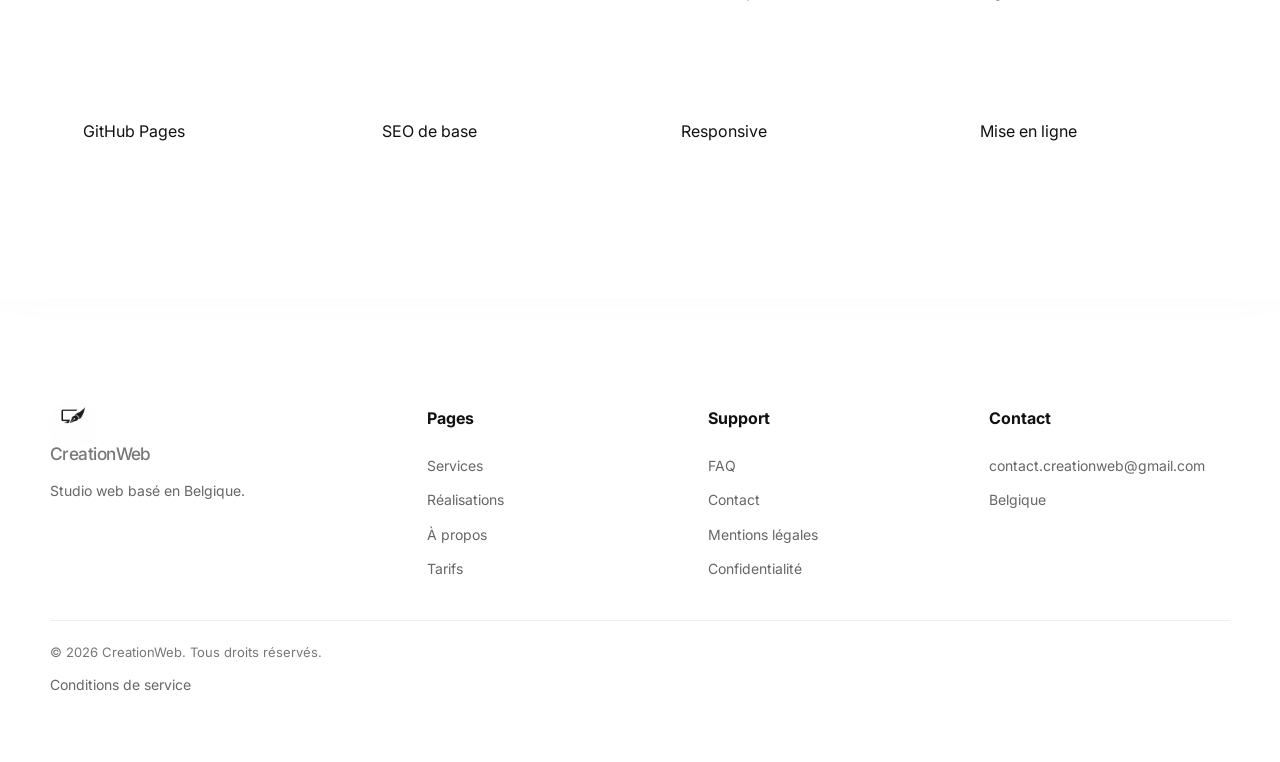
<file: services.html>
<!doctype html><html lang="fr"><head><meta charset="utf-8"><meta name="viewport" content="width=device-width,initial-scale=1"><title>Services — CreationWeb</title><link rel="preconnect" href="https://fonts.googleapis.com"><link rel="preconnect" href="https://fonts.gstatic.com" crossorigin><link href="https://fonts.googleapis.com/css2?family=Inter:wght@400;500;600;650;700&display=swap" rel="stylesheet"><link rel="stylesheet" href="styles.css"><link rel="icon" type="image/png" href="logo(1).png"></head><body class="video-page"><div class="youtube-bg" data-video-id="JHRiaKEYeis"><div class="video-thumb" style="background-image:url(https://img.youtube.com/vi/JHRiaKEYeis/maxresdefault.jpg)"></div><div class="video-player"></div></div><div class="video-wash"></div><nav class="nav"><div class="container nav-inner"><a class="logo" href="index.html"><img src="logo(1).png" alt="CreationWeb logo"><span class="logo-word">Creation<span>Web</span></span></a><div class="menu"><a href="services.html">Services</a><a href="realisations.html">Réalisations</a><a href="a-propos.html">À propos</a><a href="tarifs.html">Tarifs</a><a href="faq.html">FAQ</a><a class="cta" href="contact.html">Contact</a></div></div></nav><main><section class="page-head"><div class="container"><p class="eyebrow">Services</p><h1>Des livrables concrets, pas seulement un beau design.</h1><p>CreationWeb crée des sites vitrines, logos et agents IA pour aider les entreprises à gagner du temps avec des automatisations utiles.</p></div></section><section><div class="container grid"><article class="card"><h3>Sites web</h3><p>Site vitrine, landing page, responsive mobile/tablette/ordinateur, optimisation vitesse, formulaire de contact, accompagnement hébergement, mise en ligne, maintenance possible et nombre de pages selon l’offre.</p></article><article class="card"><h3>Logos</h3><p>Logo principal, variantes, version claire/sombre, palette de couleurs, typographies recommandées, fichiers PNG/SVG/PDF et mini charte graphique.</p></article><article class="card"><h3>Agents IA</h3><p>Création d’agents IA pour automatiser certaines tâches d’entreprise, répondre à des demandes simples et fluidifier certains processus internes.</p></article></div></section><section><div class="container section-head"><div><p class="eyebrow">Technologies</p><h2>Des outils légers et adaptés.</h2></div><p>HTML, CSS, JavaScript, GitHub Pages, Figma, Canva ou Illustrator selon les besoins. SEO de base et responsive design inclus.</p></div><div class="container features"><div class="feature">HTML</div><div class="feature">CSS</div><div class="feature">JavaScript</div><div class="feature">Figma</div><div class="feature">GitHub Pages</div><div class="feature">SEO de base</div><div class="feature">Responsive</div><div class="feature">Mise en ligne</div></div></section></main><footer class="footer"><div class="container"><div class="footer-grid"><div><a class="logo" href="index.html"><img src="logo(1).png" alt="CreationWeb logo"><span class="logo-word">Creation<span>Web</span></span></a><p>Studio web basé en Belgique.</p></div><div><h4>Pages</h4><a href="services.html">Services</a><a href="realisations.html">Réalisations</a><a href="a-propos.html">À propos</a><a href="tarifs.html">Tarifs</a></div><div><h4>Support</h4><a href="faq.html">FAQ</a><a href="contact.html">Contact</a><a href="mentions-legales.html">Mentions légales</a><a href="confidentialite.html">Confidentialité</a></div><div><h4>Contact</h4><a href="mailto:contact.creationweb@gmail.com">contact.creationweb@gmail.com</a><p>Belgique</p></div></div><div class="copyright">© 2026 CreationWeb. Tous droits réservés. <a href="conditions.html">Conditions de service</a></div></div></footer><script src="script.js"></script></body></html>
</file>
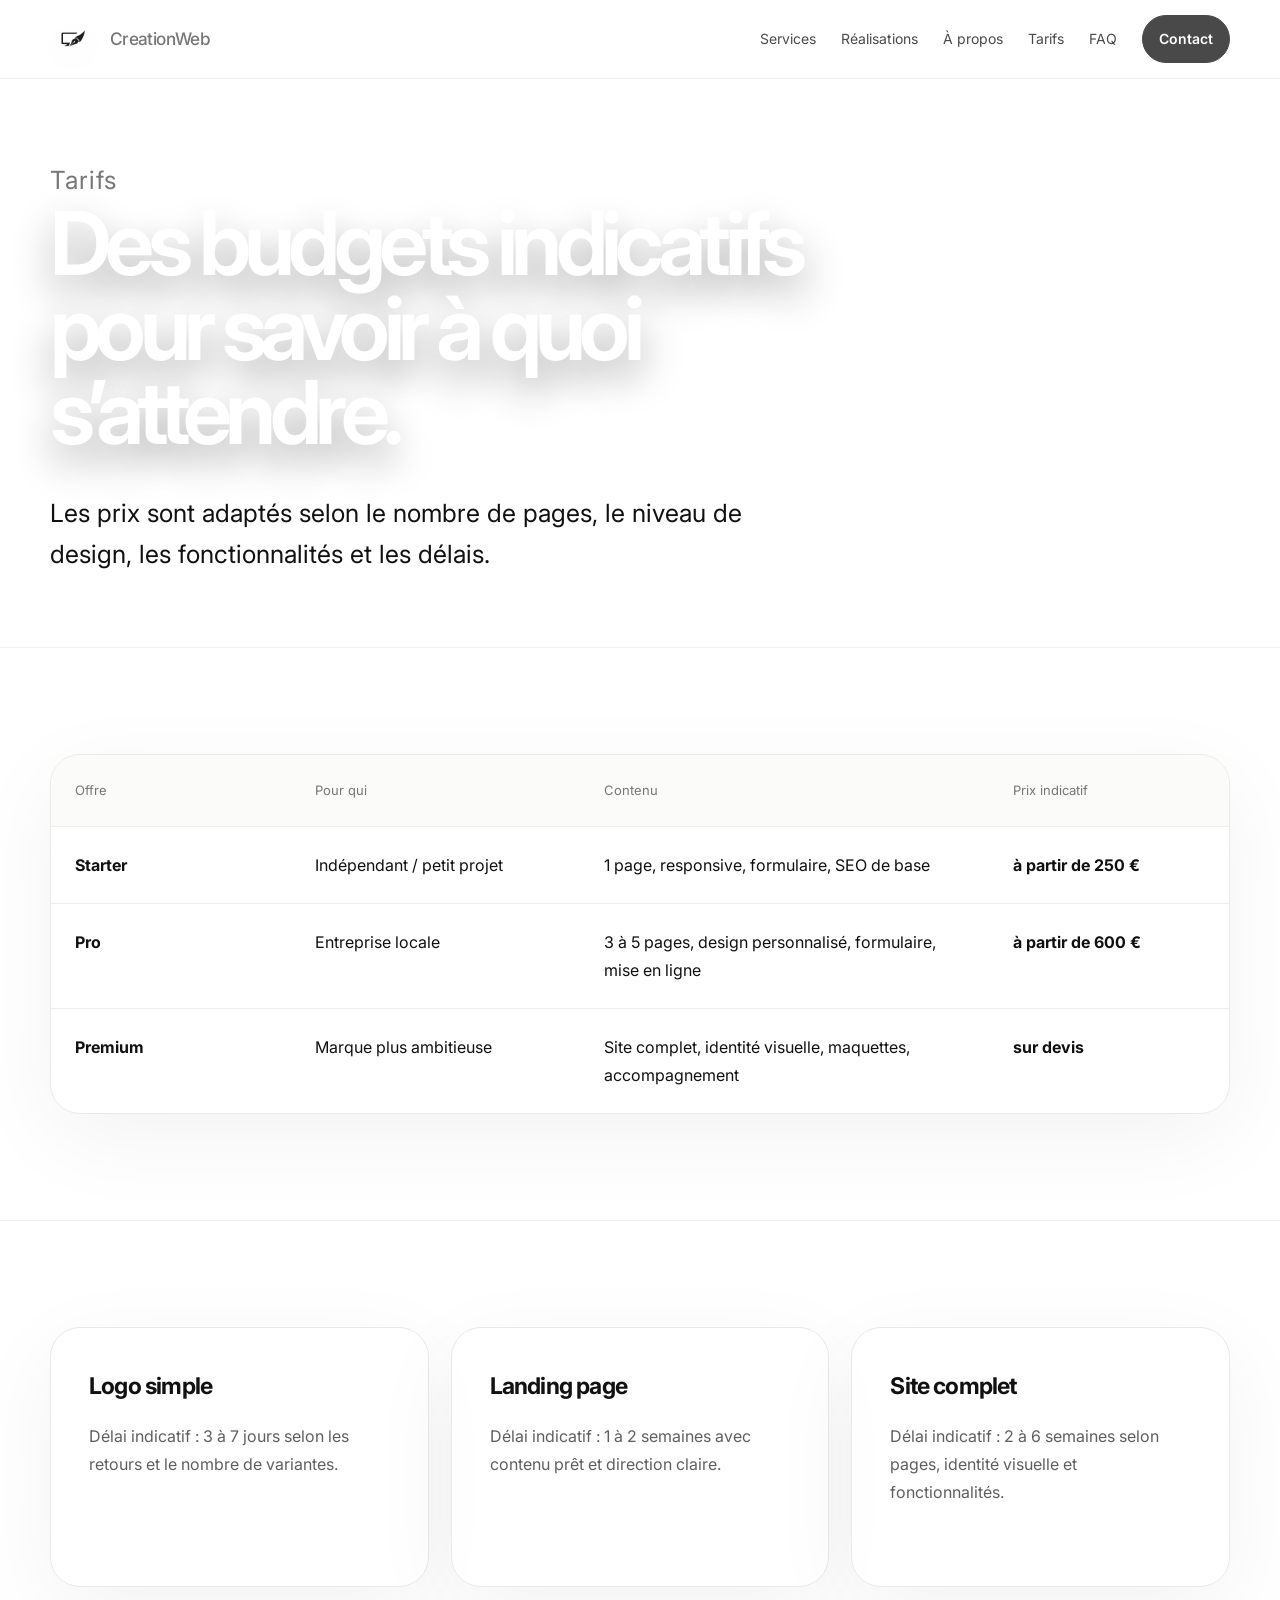
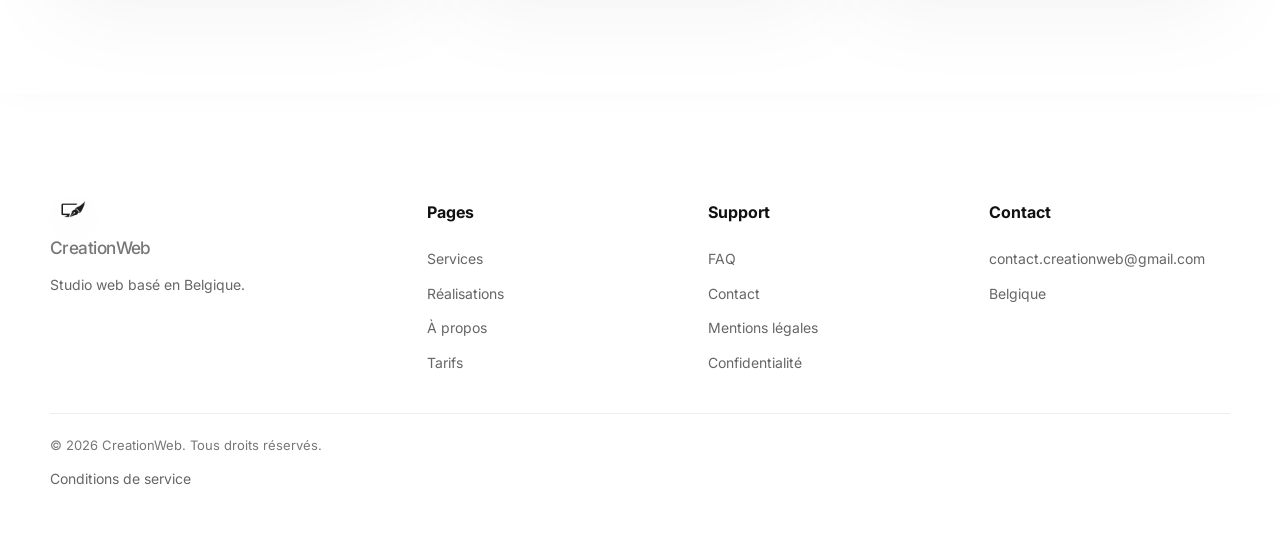
<file: tarifs.html>
<!doctype html><html lang="fr"><head><meta charset="utf-8"><meta name="viewport" content="width=device-width,initial-scale=1"><title>Tarifs — CreationWeb</title><link rel="preconnect" href="https://fonts.googleapis.com"><link rel="preconnect" href="https://fonts.gstatic.com" crossorigin><link href="https://fonts.googleapis.com/css2?family=Inter:wght@400;500;600;650;700&display=swap" rel="stylesheet"><link rel="stylesheet" href="styles.css"><link rel="icon" type="image/png" href="logo(1).png"></head><body class="video-page"><div class="youtube-bg" data-video-id="btVGCqpIoyk"><div class="video-thumb" style="background-image:url(https://img.youtube.com/vi/btVGCqpIoyk/maxresdefault.jpg)"></div><div class="video-player"></div></div><div class="video-wash"></div><nav class="nav"><div class="container nav-inner"><a class="logo" href="index.html"><img src="logo(1).png" alt="CreationWeb logo"><span class="logo-word">Creation<span>Web</span></span></a><div class="menu"><a href="services.html">Services</a><a href="realisations.html">Réalisations</a><a href="a-propos.html">À propos</a><a href="tarifs.html">Tarifs</a><a href="faq.html">FAQ</a><a class="cta" href="contact.html">Contact</a></div></div></nav><main><section class="page-head"><div class="container"><p class="eyebrow">Tarifs</p><h1>Des budgets indicatifs pour savoir à quoi s’attendre.</h1><p>Les prix sont adaptés selon le nombre de pages, le niveau de design, les fonctionnalités et les délais.</p></div></section><section><div class="container price-table"><div class="price-row header"><div>Offre</div><div>Pour qui</div><div>Contenu</div><div>Prix indicatif</div></div><div class="price-row"><div><strong>Starter</strong></div><div>Indépendant / petit projet</div><div>1 page, responsive, formulaire, SEO de base</div><div class="price">à partir de 250 €</div></div><div class="price-row"><div><strong>Pro</strong></div><div>Entreprise locale</div><div>3 à 5 pages, design personnalisé, formulaire, mise en ligne</div><div class="price">à partir de 600 €</div></div><div class="price-row"><div><strong>Premium</strong></div><div>Marque plus ambitieuse</div><div>Site complet, identité visuelle, maquettes, accompagnement</div><div class="price">sur devis</div></div></div></section><section><div class="container grid"><article class="card"><h3>Logo simple</h3><p>Délai indicatif : 3 à 7 jours selon les retours et le nombre de variantes.</p></article><article class="card"><h3>Landing page</h3><p>Délai indicatif : 1 à 2 semaines avec contenu prêt et direction claire.</p></article><article class="card"><h3>Site complet</h3><p>Délai indicatif : 2 à 6 semaines selon pages, identité visuelle et fonctionnalités.</p></article></div></section></main><footer class="footer"><div class="container"><div class="footer-grid"><div><a class="logo" href="index.html"><img src="logo(1).png" alt="CreationWeb logo"><span class="logo-word">Creation<span>Web</span></span></a><p>Studio web basé en Belgique.</p></div><div><h4>Pages</h4><a href="services.html">Services</a><a href="realisations.html">Réalisations</a><a href="a-propos.html">À propos</a><a href="tarifs.html">Tarifs</a></div><div><h4>Support</h4><a href="faq.html">FAQ</a><a href="contact.html">Contact</a><a href="mentions-legales.html">Mentions légales</a><a href="confidentialite.html">Confidentialité</a></div><div><h4>Contact</h4><a href="mailto:contact.creationweb@gmail.com">contact.creationweb@gmail.com</a><p>Belgique</p></div></div><div class="copyright">© 2026 CreationWeb. Tous droits réservés. <a href="conditions.html">Conditions de service</a></div></div></footer><script src="script.js"></script></body></html>
</file>
<file: styles.css>
:root{--bg:#fff;--text:#111;--muted:#666;--line:#e9e9e6;--soft:#f7f7f4;--max:1180px}*{box-sizing:border-box}html{scroll-behavior:smooth}body{margin:0;background:#fff;color:var(--text);font-family:Inter,system-ui,-apple-system,BlinkMacSystemFont,'Segoe UI',sans-serif;line-height:1.75;-webkit-font-smoothing:antialiased}a{text-decoration:none;color:inherit}.container{width:min(var(--max),calc(100% - 48px));margin:auto}.nav{position:sticky;top:0;z-index:40;background:rgba(255,255,255,.78);backdrop-filter:blur(18px);border-bottom:1px solid rgba(0,0,0,.06)}.nav-inner{height:78px;display:flex;align-items:center;justify-content:space-between}.logo{display:inline-flex;align-items:center;gap:14px;font-weight:700;letter-spacing:-.04em}.logo img{width:46px;height:46px;display:block;object-fit:contain;flex:none;filter:drop-shadow(0 8px 16px rgba(0,0,0,.08))}.logo-word{display:inline-flex;align-items:baseline;font-size:1.08rem}.logo span{color:#777;font-weight:500}.menu{display:flex;gap:25px;align-items:center;font-size:14px}.menu a{opacity:.76}.menu a:hover{opacity:1}.cta,.pill{border:1px solid #ddd;border-radius:999px;padding:11px 16px;background:#fff;font-weight:600}.pill{display:inline-flex;margin:4px}.primary,.cta{background:#111;color:#fff;border-color:#111}.hero{position:relative;min-height:155vh;padding:132px 0 0;text-align:center;background:transparent}.hero-media{position:sticky;top:78px;height:calc(100vh - 78px);margin-top:calc(-1 * (132px - 78px));z-index:0;overflow:hidden}.hero-image{position:absolute;inset:0;background-size:cover;background-position:center center;transform:scale(1.02);filter:saturate(.98) contrast(1.02) brightness(.7)}.hero-media-overlay{position:absolute;inset:0;background:linear-gradient(180deg,rgba(0,0,0,.2) 0%,rgba(0,0,0,.08) 28%,rgba(0,0,0,.12) 55%,rgba(255,255,255,.16) 74%,rgba(255,255,255,.82) 92%,rgba(255,255,255,1) 100%)}.hero-copy-wrap,.browser-card{position:relative;z-index:2}.hero-copy-wrap{padding-top:12px}.kicker{font-size:13px;letter-spacing:.04em;color:#f3f3f3;margin-bottom:24px;text-shadow:0 10px 30px rgba(0,0,0,.36)}.eyebrow{font-size:13px;letter-spacing:.04em;color:#777;margin-bottom:24px}h1{font-size:clamp(48px,9vw,110px);line-height:.96;letter-spacing:-.075em;font-weight:650;margin:0 auto;max-width:1050px;color:#fff;text-shadow:0 18px 42px rgba(0,0,0,.32)}h2{font-size:clamp(36px,5vw,70px);line-height:1;letter-spacing:-.06em;margin:0}h3{font-size:23px;letter-spacing:-.035em;margin:0 0 16px}.hero p,.page-head p{font-size:clamp(18px,2.1vw,25px);line-height:1.65;max-width:760px;margin:38px auto 0}.hero-copy-wrap>p{color:rgba(255,255,255,.94);text-shadow:0 12px 32px rgba(0,0,0,.28)}.hero-actions{margin-top:42px}.browser-card,.card,.project,.price-table,.contact-panel,.visual,.faq-item,.stage-head,.footer-shell{border:1px solid var(--line);background:rgba(255,255,255,.82);border-radius:30px;box-shadow:0 24px 90px rgba(0,0,0,.05)}.browser-card{width:min(980px,calc(100% - 48px));margin:52vh auto 0;text-align:left;overflow:hidden;background:rgba(255,255,255,.76);backdrop-filter:blur(12px)}.browser-top{height:54px;border-bottom:1px solid #eee;background:#fbfbfa;display:flex;align-items:center;gap:8px;padding:0 18px}.dot{width:10px;height:10px;border-radius:50%;background:#d8d8d4}.address{margin-left:10px;color:#888;font-size:13px}.browser-body{display:grid;grid-template-columns:1.1fr .9fr;gap:24px;padding:28px;align-items:stretch}.preview-panel,.feature,.project-image{background:rgba(247,247,244,.78);border-radius:24px;padding:28px}.trust-panel{background:rgba(247,247,244,.88)}.line{height:10px;background:#deded9;border-radius:20px;margin:14px 0}.line.short{width:55%}.mock-grid{display:grid;grid-template-columns:repeat(2,1fr);gap:12px;margin-top:24px}.mock-tile{height:70px;background:#fff;border:1px solid #eee;border-radius:16px}.message-panel{display:flex;flex-direction:column;justify-content:flex-start;min-height:420px;padding:34px 38px}.compact-panel h3{font-size:clamp(26px,2.7vw,42px);line-height:1.06;letter-spacing:-.05em;max-width:10ch;margin:0 0 22px}.compact-panel p{font-size:clamp(16px,1.55vw,24px);line-height:1.55;letter-spacing:-.02em;color:#4b4b4b;max-width:18ch;margin:0}.lower-stage{position:relative;z-index:3;background:transparent;padding:118px 0 0}.lower-stage-media{position:absolute;inset:0;z-index:0;overflow:hidden}.lower-stage-image{position:sticky;top:78px;height:calc(100vh - 78px);background-size:cover;background-position:center center;filter:brightness(.42) saturate(.92)}.lower-stage-overlay{position:absolute;inset:0;background:linear-gradient(180deg,rgba(255,255,255,.2) 0%,rgba(255,255,255,.08) 16%,rgba(0,0,0,.06) 32%,rgba(0,0,0,.18) 62%,rgba(255,255,255,.22) 82%,rgba(255,255,255,.86) 100%)}main{position:relative;z-index:3;background:#fff;margin-top:-90px;border-top-left-radius:36px;border-top-right-radius:36px;box-shadow:0 -12px 50px rgba(0,0,0,.04)}section{padding:106px 0;border-top:1px solid rgba(0,0,0,.06);scroll-margin-top:110px;background:#fff}.stage-section{position:relative;z-index:2;background:transparent;border-top:0}.section-head{display:grid;grid-template-columns:1fr .7fr;gap:40px;align-items:end;margin-bottom:56px}.stage-head{grid-template-columns:1fr;padding:42px 46px;background:rgba(255,255,255,.78);backdrop-filter:blur(10px)}.section-head p,.card p,.project p,.contact-panel p,.visual p,.faq-item p,.legal p,.footer p{color:#5f5f5f}.grid{display:grid;grid-template-columns:repeat(3,1fr);gap:22px}.card{padding:38px;min-height:260px}.number{color:#aaa;margin-bottom:48px}.split{display:grid;grid-template-columns:1fr .8fr;gap:72px;align-items:center}.visual{display:flex;flex-direction:column;justify-content:space-between;align-items:flex-start;min-height:390px;padding:38px;gap:30px;overflow:hidden}.human{width:110px;height:110px;border-radius:50%;background:#111;color:#fff;display:grid;place-items:center;font-size:34px;font-weight:700;margin-bottom:0;box-shadow:0 14px 32px rgba(0,0,0,.12)}.quote{font-size:clamp(24px,2.4vw,38px)!important;line-height:1.28!important;letter-spacing:-.03em;max-width:14ch;margin:0!important;color:#333!important;text-wrap:balance}.features{display:grid;grid-template-columns:repeat(4,minmax(0,1fr));gap:16px;align-items:stretch}.feature{border:1px solid rgba(255,255,255,.22);min-height:124px;display:flex;flex-direction:column;justify-content:center;align-items:flex-start;padding:28px 32px;background:rgba(255,255,255,.78);backdrop-filter:blur(10px)}.step-index{display:block;margin-bottom:10px;color:#9a9a9a;font-size:12px;font-weight:700;letter-spacing:.12em}.step-text{display:block;color:#202020;font-size:18px;line-height:1.4;letter-spacing:-.02em}.price-table{overflow:hidden}.price-row{display:grid;grid-template-columns:1fr 1.2fr 1.7fr 1fr;border-top:1px solid #eee}.price-row:first-child{border-top:0}.price-row div{padding:24px}.header{background:#fbfbfa;color:#777;font-size:13px}.price{font-weight:700}.portfolio{display:grid;grid-template-columns:repeat(2,1fr);gap:24px}.project{padding:18px}.project-image{height:220px;display:grid;place-items:center;margin-bottom:24px}.project-browser{width:76%;height:120px;background:#fff;border:1px solid #ddd;border-radius:18px}.project h3,.project p{padding:0 12px}.page-head{padding:132px 0 72px;scroll-margin-top:110px}.page-head h1{font-size:clamp(44px,7vw,88px);margin:0;max-width:900px}.page-head p{margin-left:0}.faq-list{display:grid;gap:16px}.faq-item{padding:30px}.contact-grid{display:grid;grid-template-columns:.8fr 1.2fr;gap:24px}.form{display:grid;gap:16px}.form input,.form select,.form textarea{width:100%;border:1px solid #ddd;border-radius:18px;padding:16px;font:inherit;background:#fbfbfa}.form textarea{min-height:130px}.form button{border:0;border-radius:999px;background:#111;color:#fff;padding:15px;font:inherit;font-weight:700}.legal{max-width:820px}.legal h2{font-size:28px;margin-top:54px}.footer{position:relative;z-index:2;padding:84px 0 54px;background:transparent;border-top:0}.footer-shell{padding:38px 40px;background:rgba(255,255,255,.8);backdrop-filter:blur(10px)}.footer-grid{display:grid;grid-template-columns:1.4fr repeat(3,1fr);gap:40px}.footer a,.footer p{display:block;color:#666;margin:10px 0;font-size:14px}.copyright{border-top:1px solid #eee;margin-top:28px;padding-top:20px;color:#777;font-size:13px}.reveal{opacity:0;transform:translateY(22px);filter:blur(4px);transition:.8s cubic-bezier(.22,1,.36,1)}.reveal.is-visible{opacity:1;transform:none;filter:none}@media(prefers-reduced-motion:no-preference){.nav{animation:drop .55s ease both}.hero h1,.hero p,.hero-actions,.browser-card,.page-head h1,.page-head p{animation:show .75s ease both}.card,.project,.contact-panel,.visual,.pill,.cta,.form button,.feature,.stage-head,.footer-shell{transition:.25s ease}.card:hover,.project:hover,.contact-panel:hover,.visual:hover,.feature:hover{transform:translateY(-5px);box-shadow:0 22px 60px rgba(0,0,0,.07)}.pill:hover,.cta:hover,.form button:hover{transform:translateY(-2px)}}@keyframes show{from{opacity:0;transform:translateY(18px);filter:blur(6px)}to{opacity:1;transform:none;filter:none}}@keyframes drop{from{opacity:0;transform:translateY(-10px)}to{opacity:1;transform:none}}@media(max-width:900px){.menu{display:none}.grid,.split,.features,.portfolio,.contact-grid,.footer-grid,.browser-body,.section-head{grid-template-columns:1fr}.hero{min-height:auto;padding:92px 0 0}.hero-media{top:78px;height:72vh;margin-top:-14px}.kicker{color:#fff}.browser-card{width:calc(100% - 24px);margin-top:38vh}.message-panel{min-height:auto}.compact-panel h3,.compact-panel p{max-width:none}main{margin-top:-56px;border-top-left-radius:28px;border-top-right-radius:28px}.lower-stage{padding-top:84px}.lower-stage-image{top:78px;height:72vh}.stage-head,.footer-shell{padding:30px 24px}.visual{min-height:auto}.quote{max-width:none}.feature{min-height:112px}.logo{gap:10px}.logo img{width:38px;height:38px}.logo-word{font-size:1rem}}@media(max-width:640px){.hero-media{height:68vh}.browser-body{padding:16px}.message-panel{padding:24px}.compact-panel h3{font-size:clamp(24px,10vw,34px)}.compact-panel p{font-size:clamp(16px,5vw,22px)}.lower-stage{padding-top:64px}.lower-stage-image{height:68vh}.mock-tile{height:72px}main{margin-top:-34px}}
</file>
